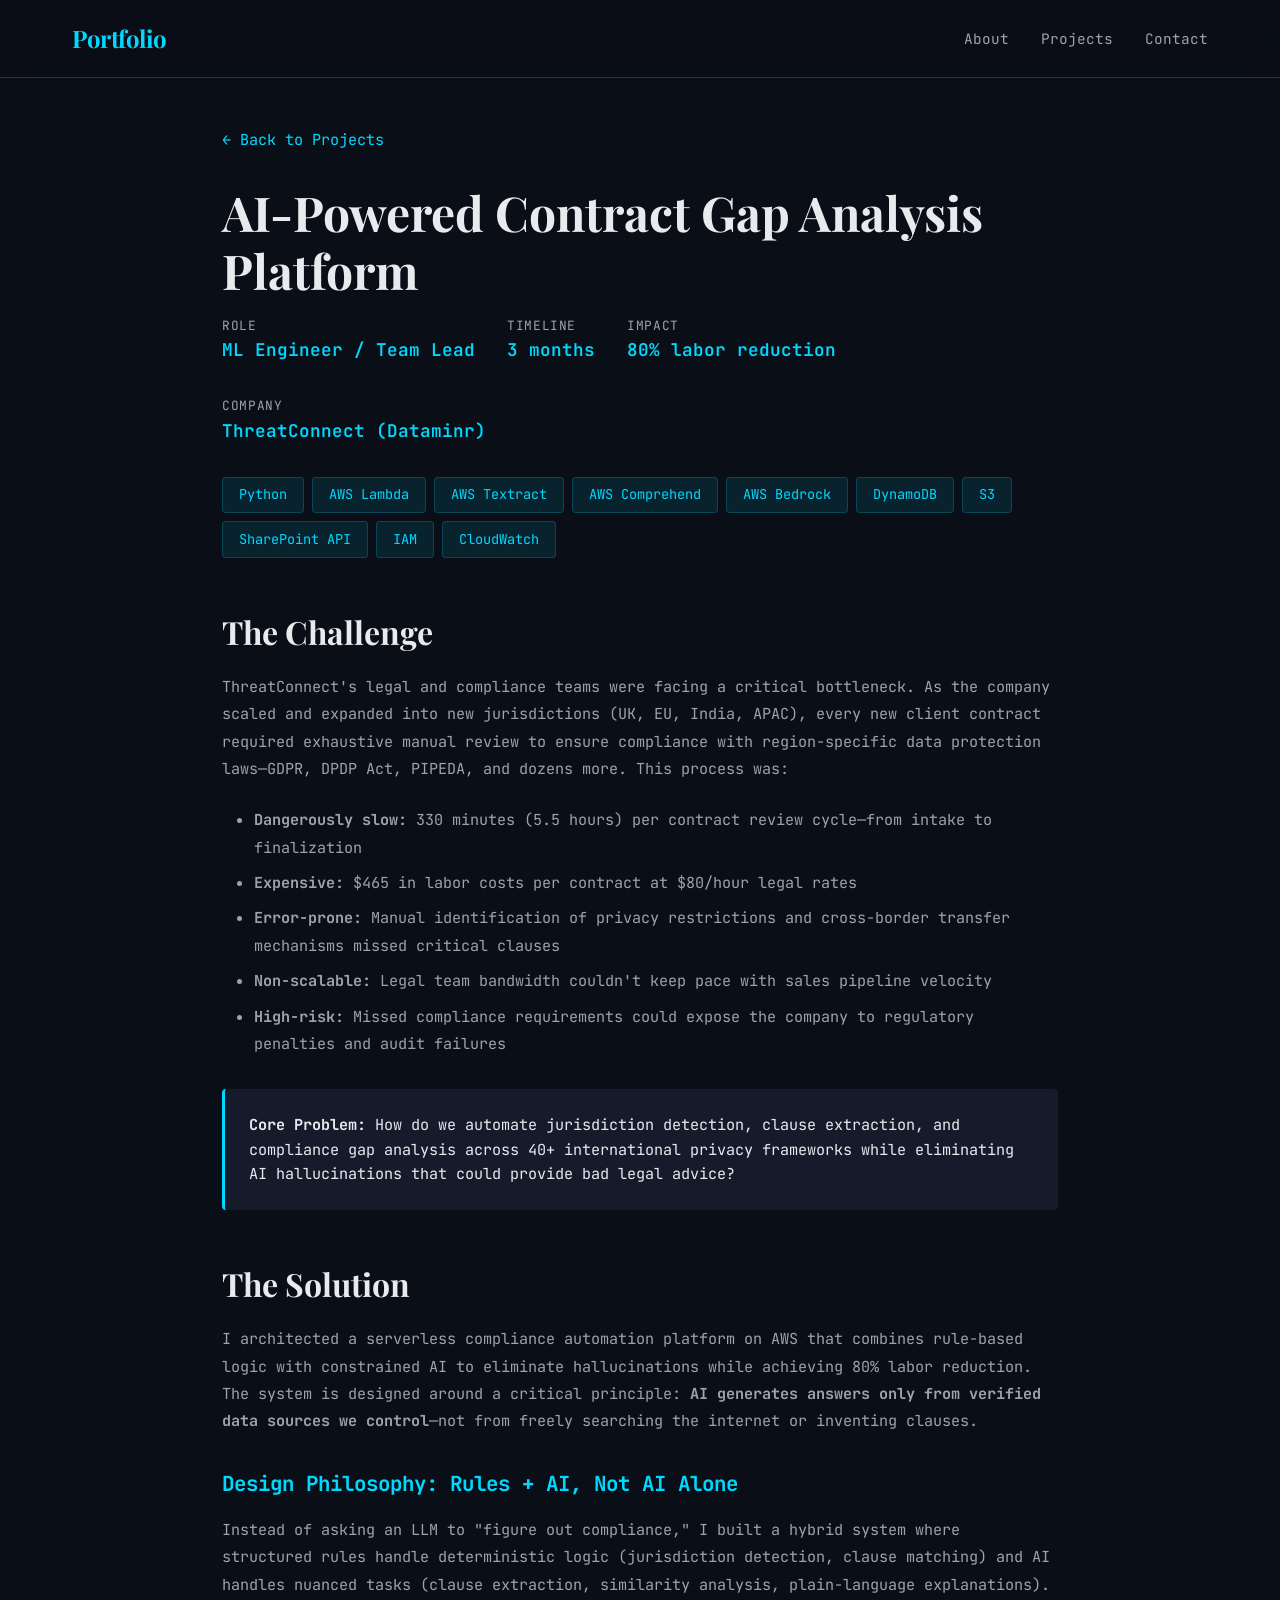
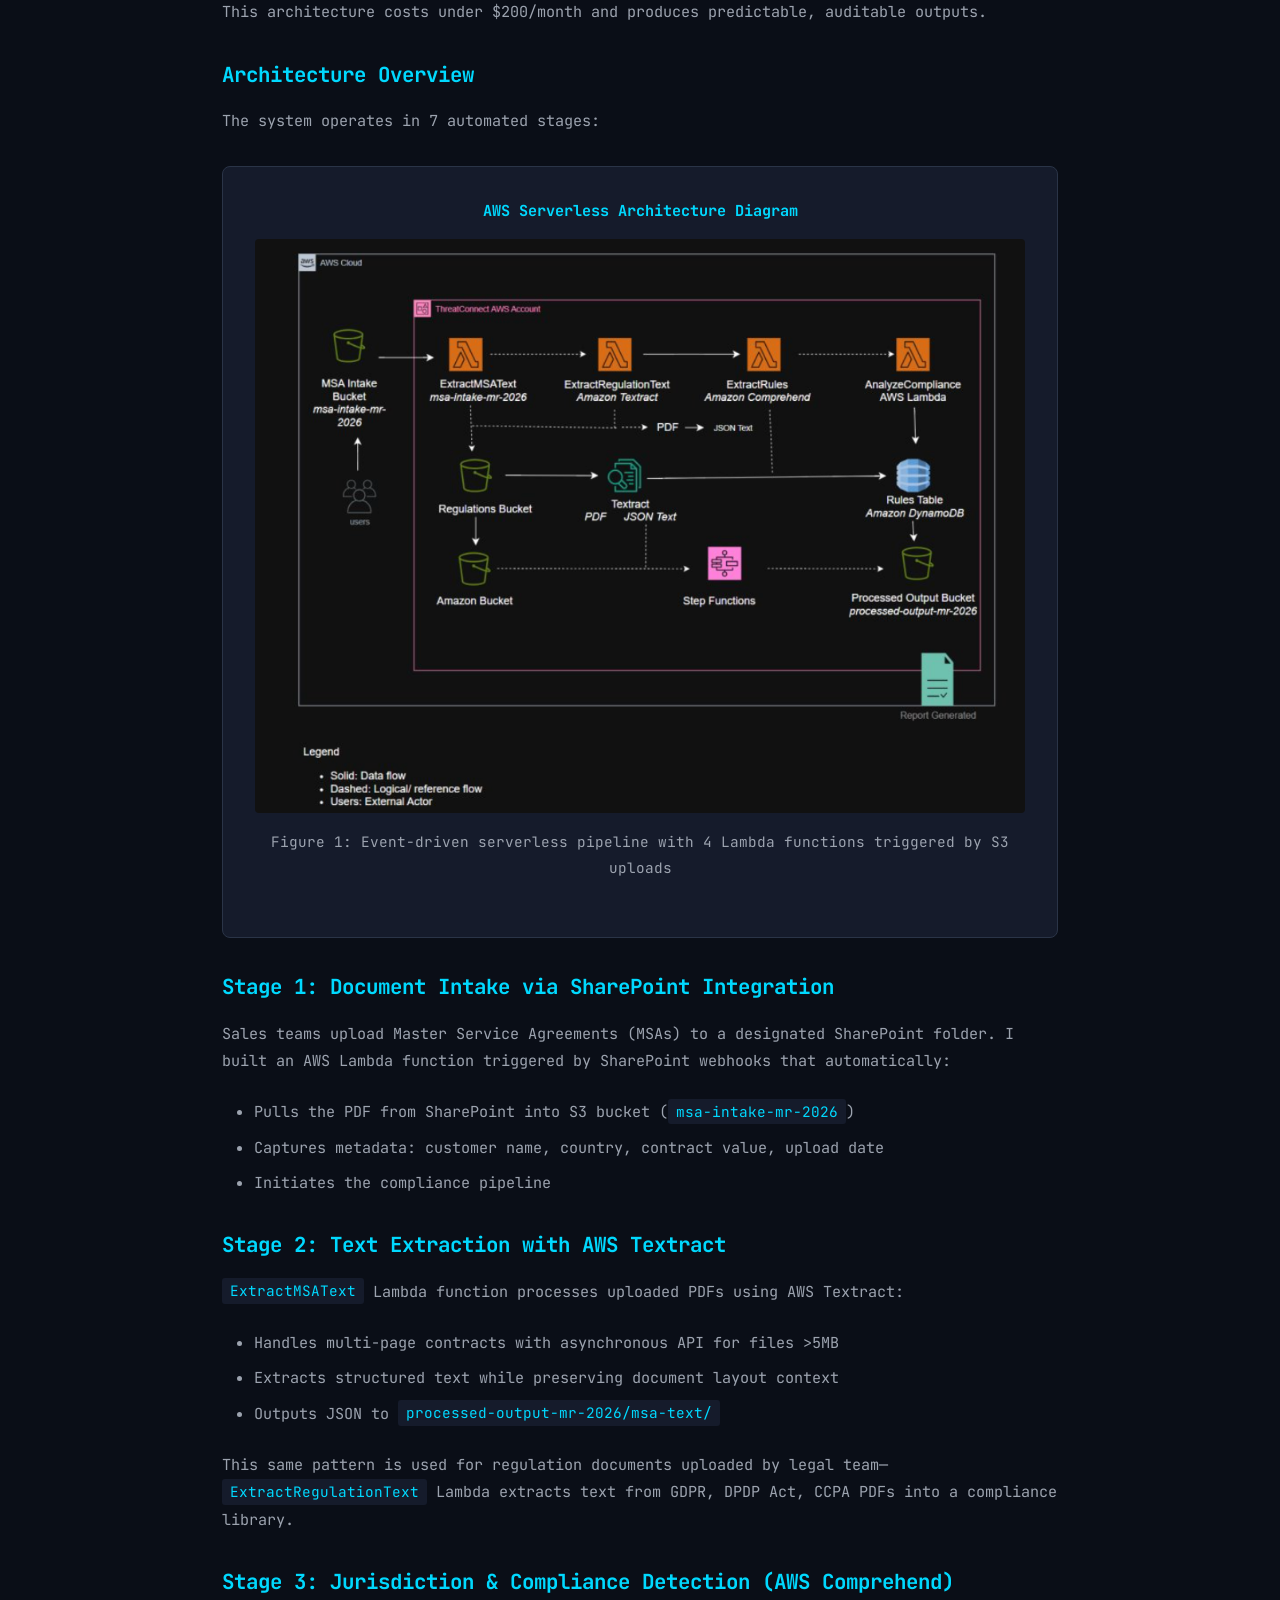
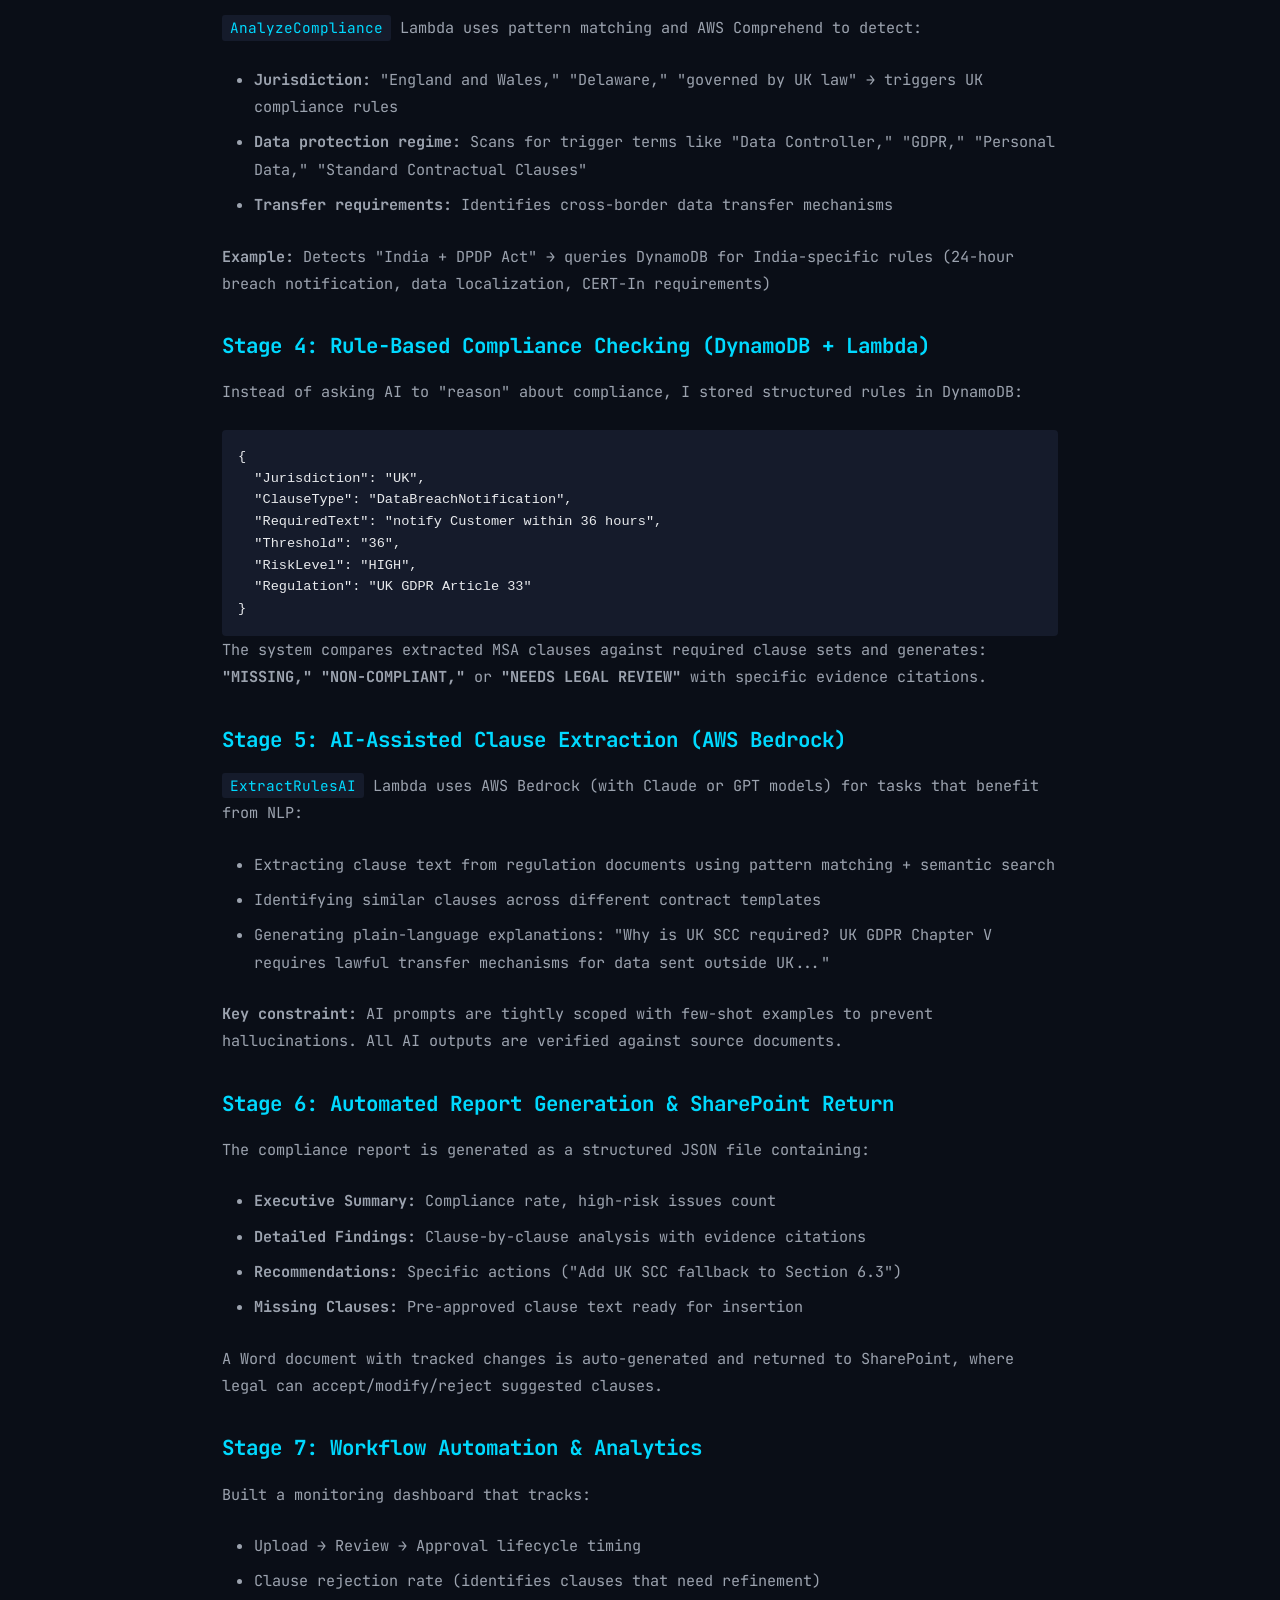
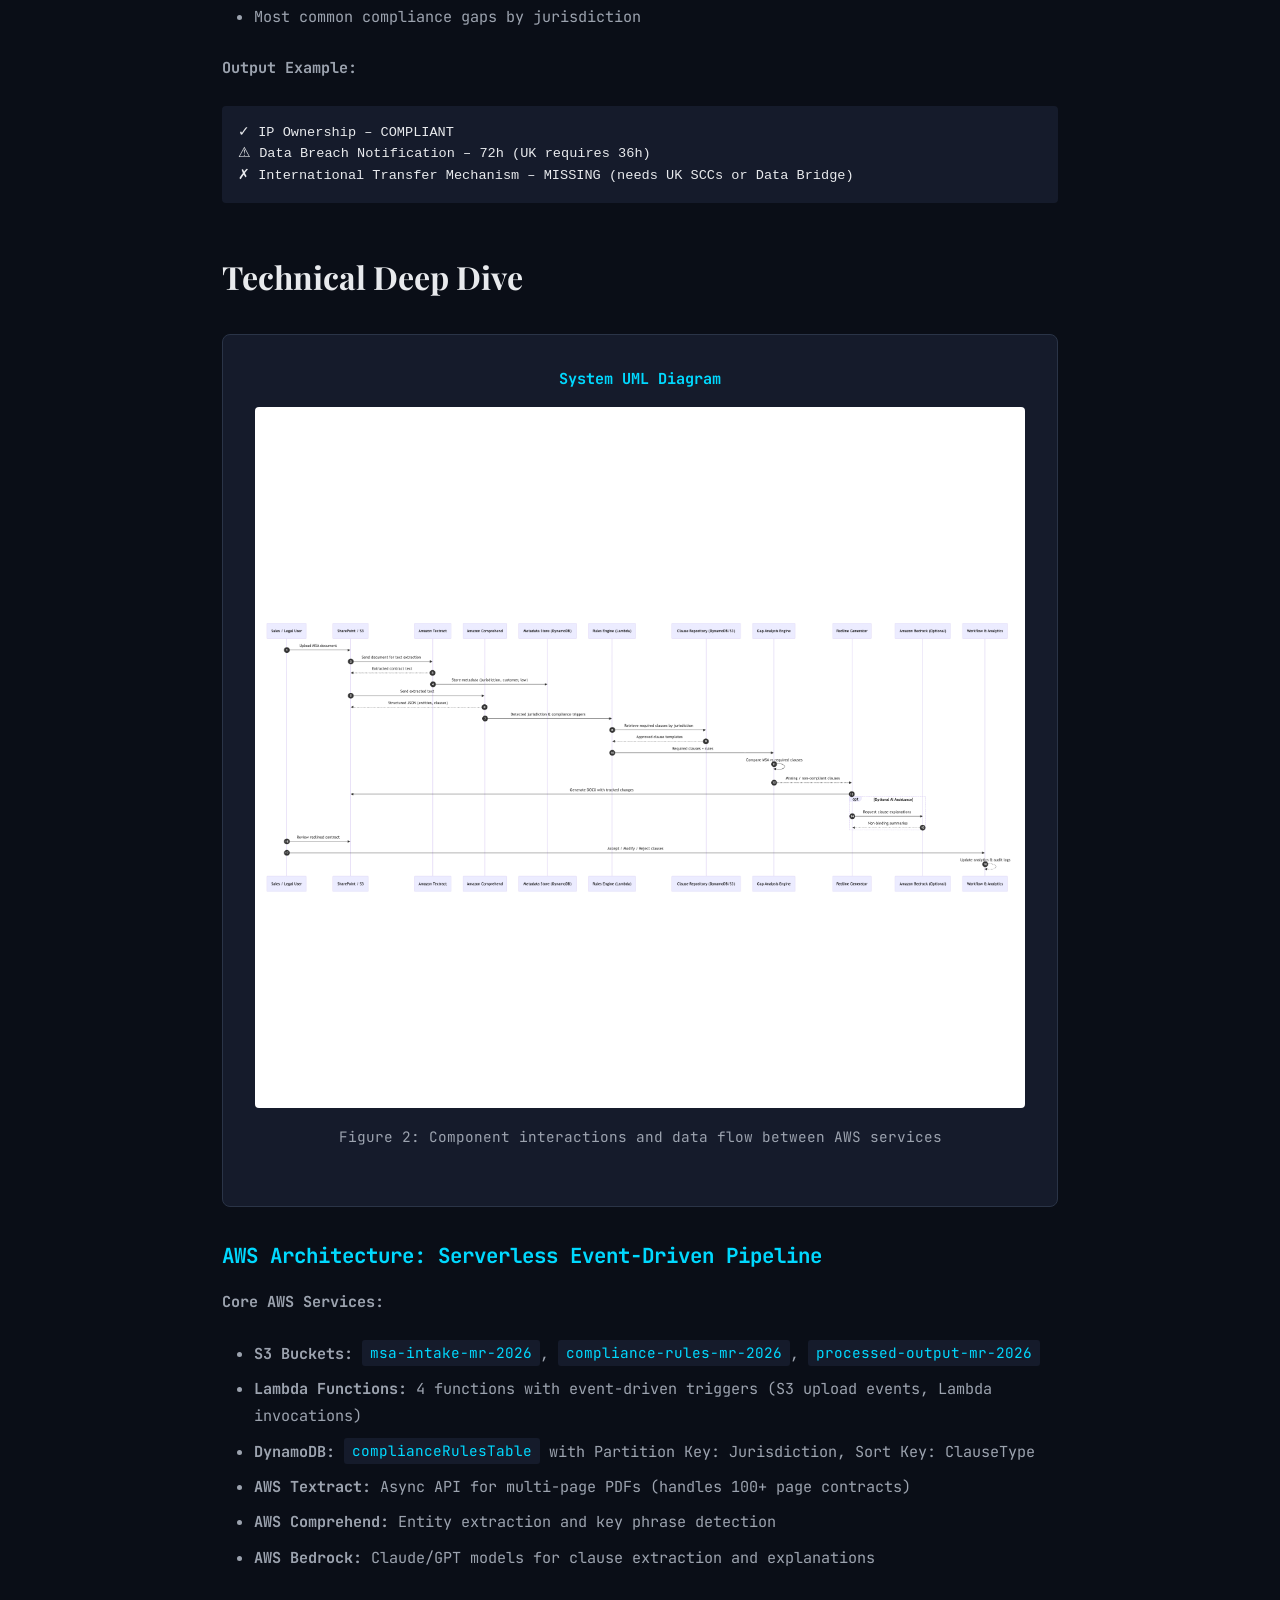
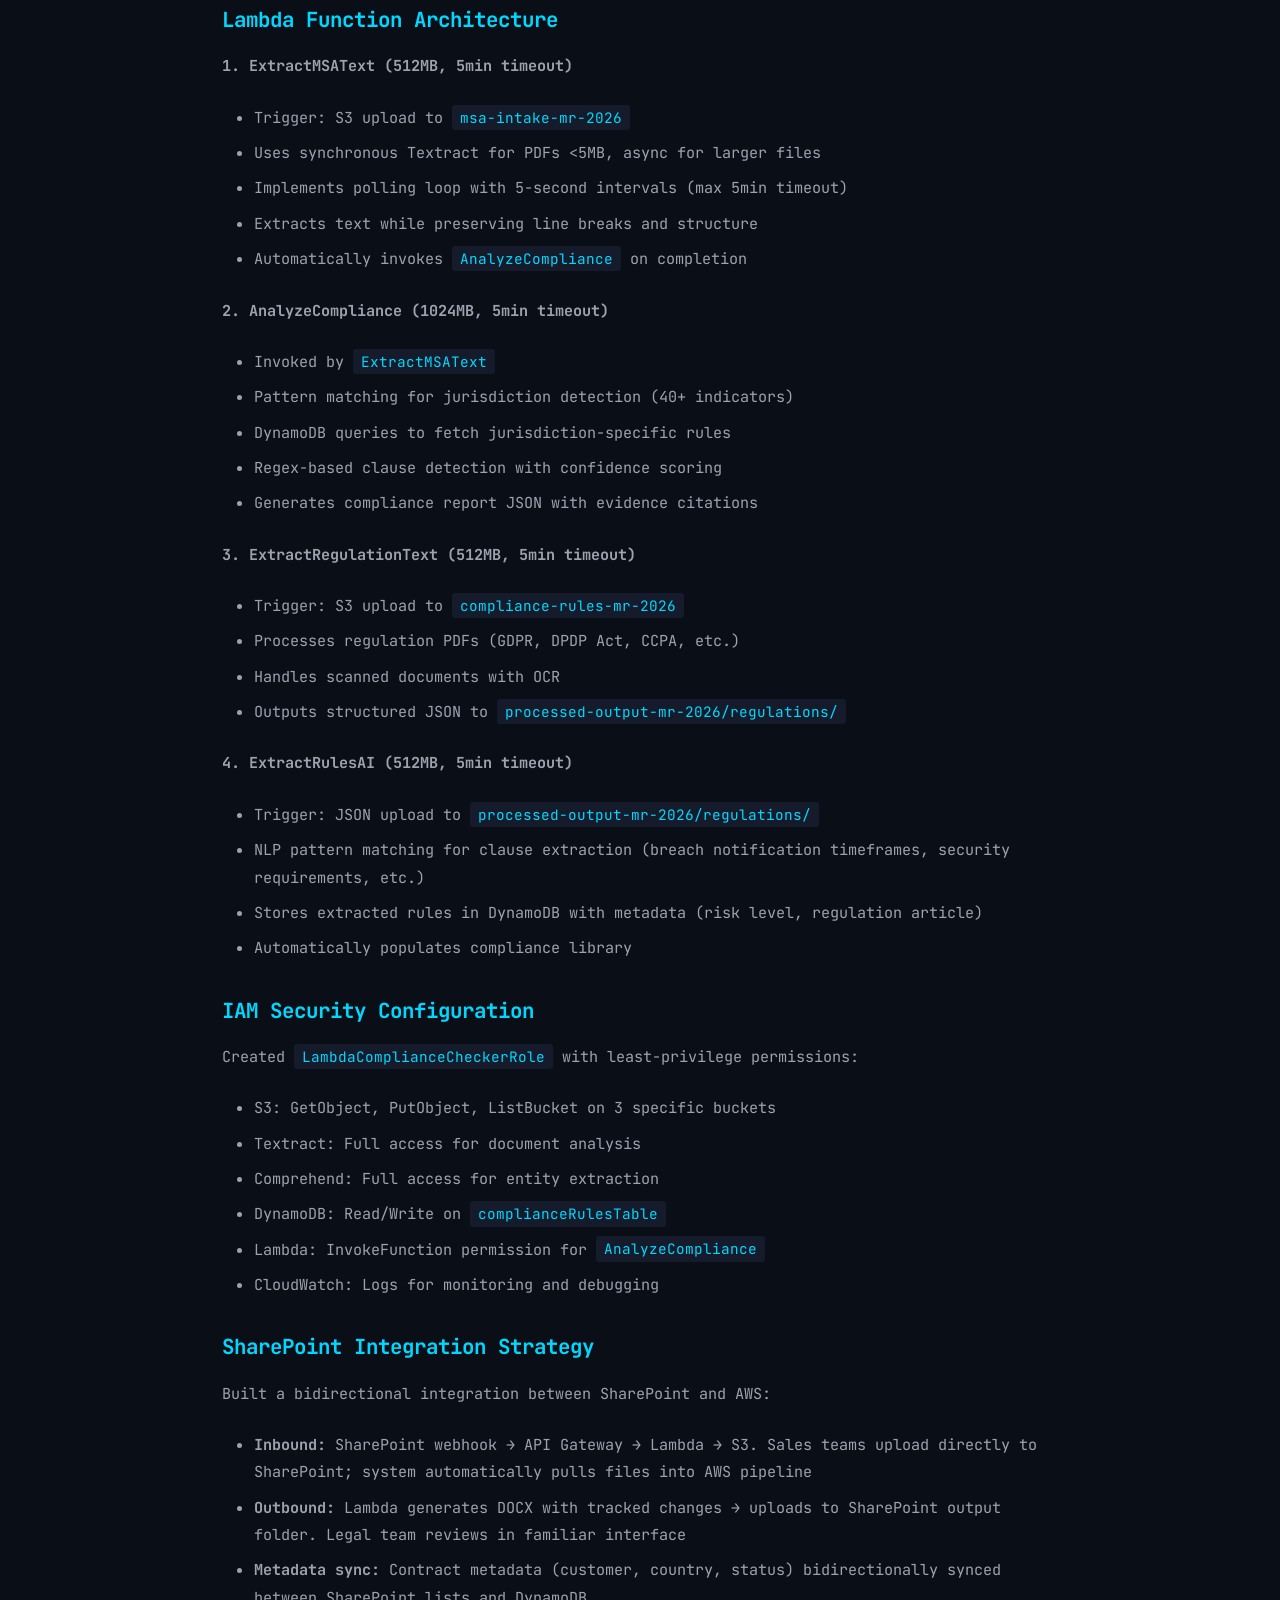
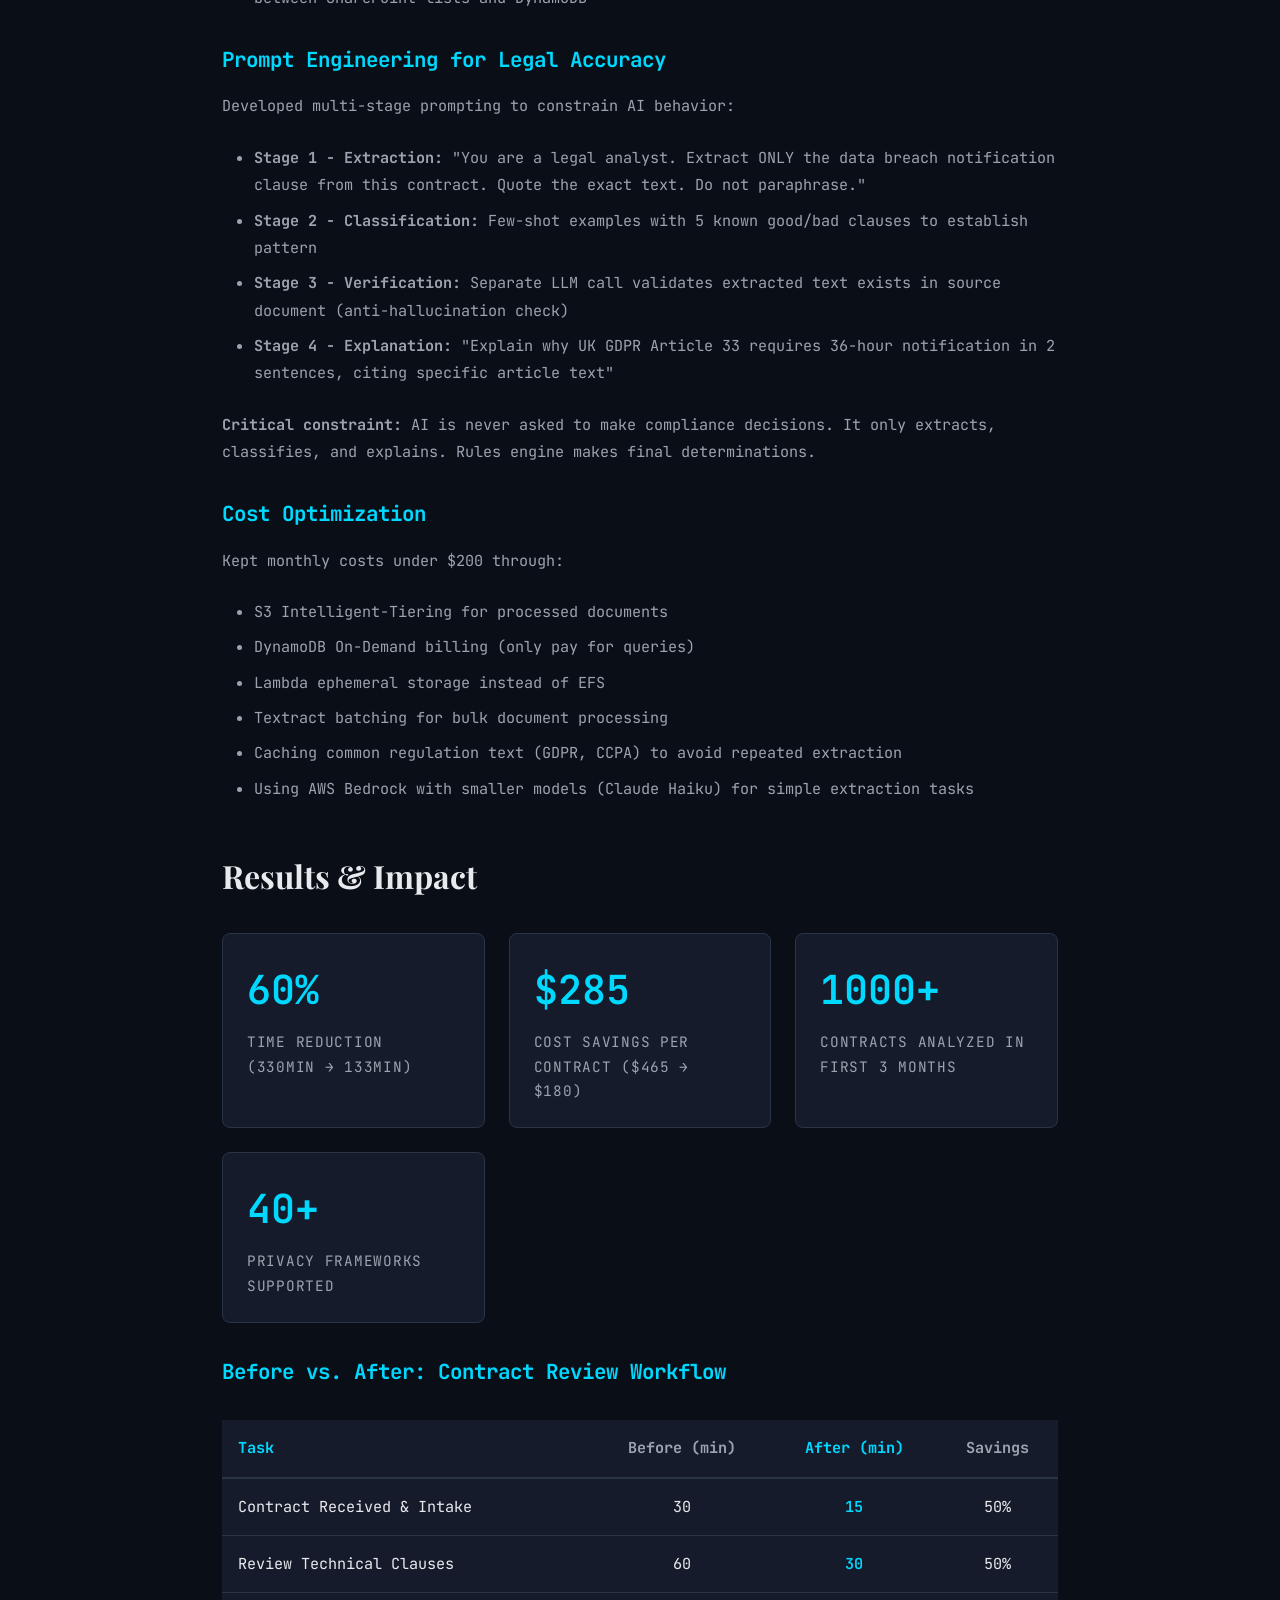
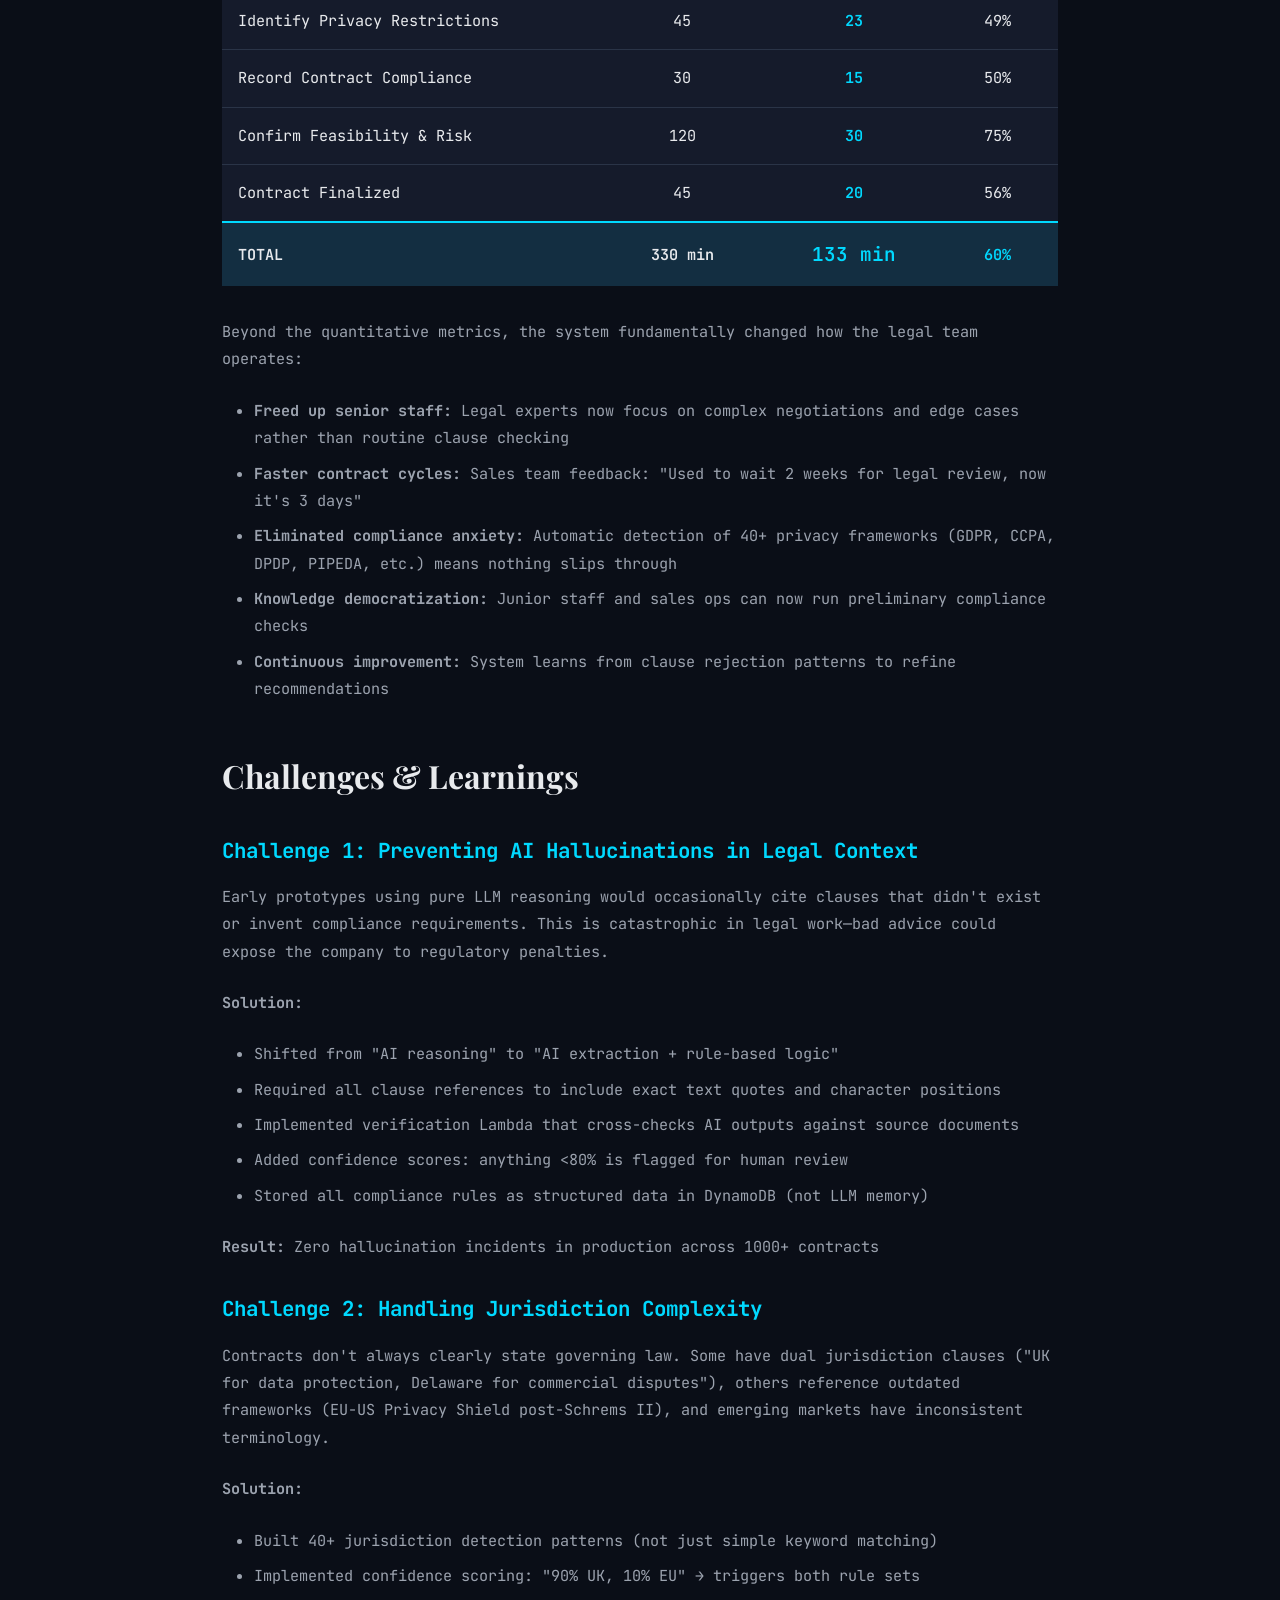
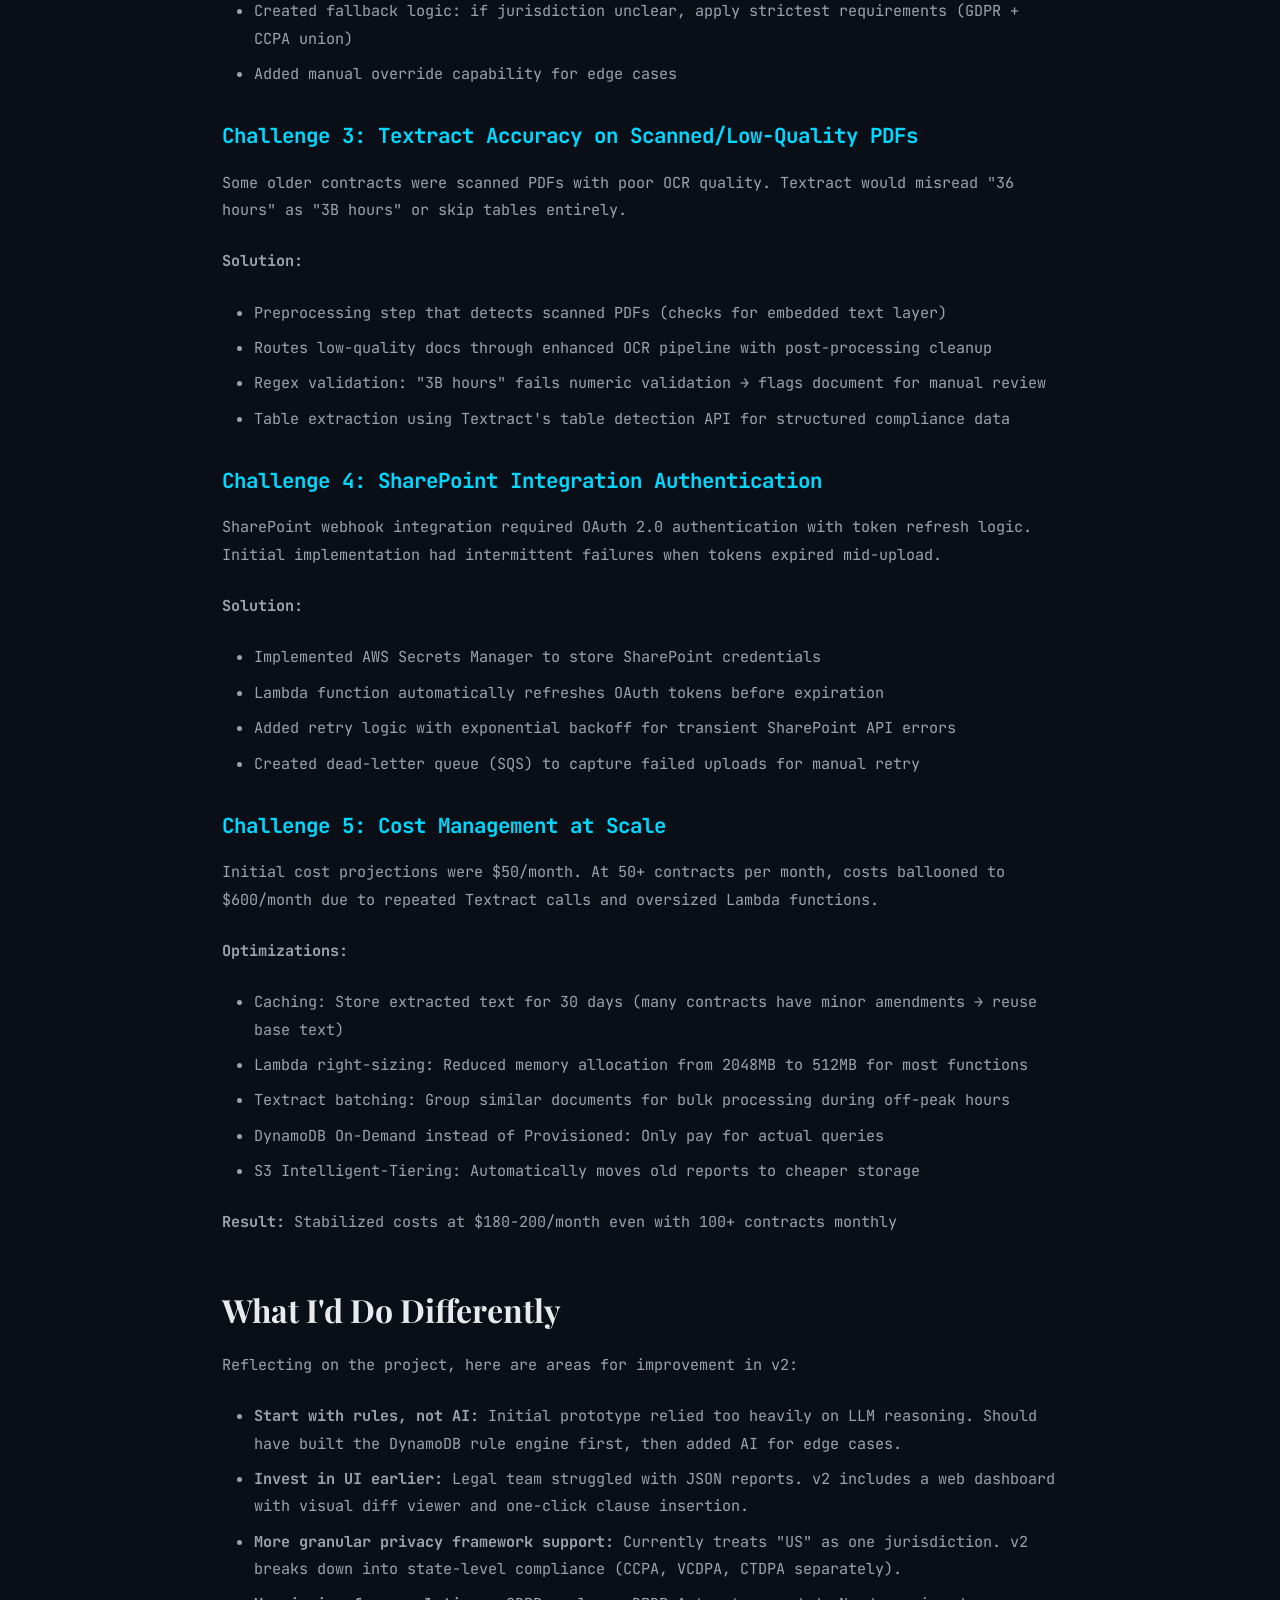
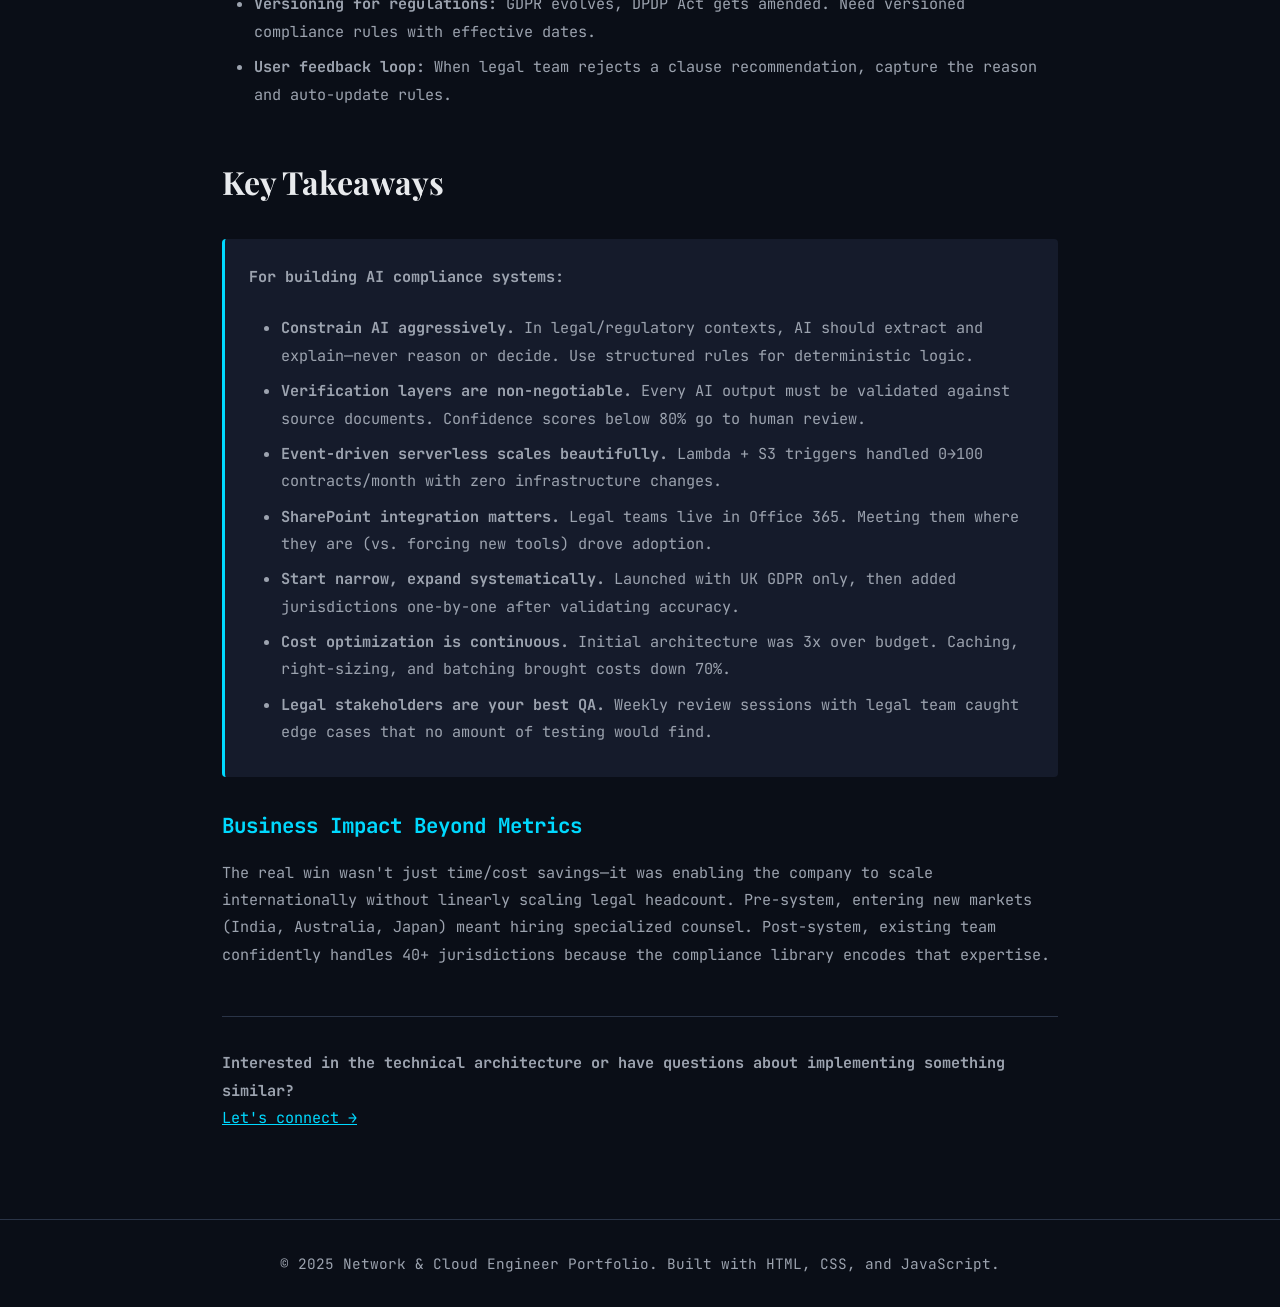
<file: contract-gap-analysis-case-study.html>
<!DOCTYPE html>
<html lang="en">
<head>
    <meta charset="UTF-8">
    <meta name="viewport" content="width=device-width, initial-scale=1.0">
    <title>Contract Gap Analysis Platform - Case Study</title>
    <link rel="stylesheet" href="style.css">
    <link rel="preconnect" href="https://fonts.googleapis.com">
    <link rel="preconnect" href="https://fonts.gstatic.com" crossorigin>
    <link href="https://fonts.googleapis.com/css2?family=JetBrains+Mono:wght@400;600&family=Playfair+Display:wght@700&display=swap" rel="stylesheet">
    <style>
        .case-study {
            max-width: 900px;
            margin: 0 auto;
            padding: 8rem 2rem 4rem;
        }
        .case-study-header {
            margin-bottom: 3rem;
        }
        .back-link {
            color: var(--color-accent);
            text-decoration: none;
            display: inline-block;
            margin-bottom: 2rem;
            transition: transform 0.3s ease;
        }
        .back-link:hover {
            transform: translateX(-5px);
        }
        .case-study h1 {
            font-family: var(--font-display);
            font-size: 3rem;
            margin-bottom: 1rem;
            line-height: 1.2;
        }
        .case-study-meta {
            display: flex;
            gap: 2rem;
            color: var(--color-text-muted);
            margin-bottom: 2rem;
            flex-wrap: wrap;
        }
        .meta-item {
            display: flex;
            flex-direction: column;
        }
        .meta-label {
            font-size: 0.8rem;
            text-transform: uppercase;
            letter-spacing: 0.05em;
        }
        .meta-value {
            font-size: 1.1rem;
            color: var(--color-accent);
            font-weight: 600;
        }
        .case-study-content h2 {
            font-family: var(--font-display);
            font-size: 2rem;
            margin: 3rem 0 1rem;
            color: var(--color-text);
        }
        .case-study-content h3 {
            font-size: 1.3rem;
            margin: 2rem 0 1rem;
            color: var(--color-accent);
        }
        .case-study-content p {
            line-height: 1.8;
            margin-bottom: 1.5rem;
            color: var(--color-text-muted);
        }
        .case-study-content ul {
            margin: 1rem 0 1.5rem 2rem;
            color: var(--color-text-muted);
            line-height: 1.8;
        }
        .case-study-content li {
            margin-bottom: 0.5rem;
        }
        .highlight-box {
            background: var(--color-surface);
            border-left: 3px solid var(--color-accent);
            padding: 1.5rem;
            margin: 2rem 0;
            border-radius: 4px;
        }
        .tech-stack {
            display: flex;
            flex-wrap: wrap;
            gap: 0.5rem;
            margin: 1rem 0;
        }
        .tech-tag {
            background: rgba(0, 217, 255, 0.1);
            color: var(--color-accent);
            padding: 0.4rem 1rem;
            border-radius: 4px;
            font-size: 0.85rem;
            border: 1px solid rgba(0, 217, 255, 0.2);
        }
        .metrics-grid {
            display: grid;
            grid-template-columns: repeat(auto-fit, minmax(200px, 1fr));
            gap: 1.5rem;
            margin: 2rem 0;
        }
        .metric-card {
            background: var(--color-surface);
            padding: 1.5rem;
            border-radius: 8px;
            border: 1px solid var(--color-border);
        }
        .metric-card .metric-value {
            font-size: 2.5rem;
            color: var(--color-accent);
            font-weight: 600;
            display: block;
            margin-bottom: 0.5rem;
        }
        .metric-card .metric-label {
            color: var(--color-text-muted);
            font-size: 0.9rem;
        }
        code {
            background: var(--color-surface);
            padding: 0.2rem 0.5rem;
            border-radius: 3px;
            font-family: var(--font-mono);
            font-size: 0.9rem;
            color: var(--color-accent);
        }
    </style>
</head>
<body>
    <nav class="nav">
        <div class="nav-content">
            <a href="index.html" class="logo">Portfolio</a>
            <div class="nav-links">
                <a href="index.html#about">About</a>
                <a href="index.html#projects">Projects</a>
                <a href="index.html#contact">Contact</a>
            </div>
        </div>
    </nav>

    <main class="case-study">
        <a href="index.html#projects" class="back-link">← Back to Projects</a>
        
        <header class="case-study-header">
            <h1>AI-Powered Contract Gap Analysis Platform</h1>
            
            <div class="case-study-meta">
                <div class="meta-item">
                    <span class="meta-label">Role</span>
                    <span class="meta-value">ML Engineer / Team Lead</span>
                </div>
                <div class="meta-item">
                    <span class="meta-label">Timeline</span>
                    <span class="meta-value">3 months</span>
                </div>
                <div class="meta-item">
                    <span class="meta-label">Impact</span>
                    <span class="meta-value">80% labor reduction</span>
                </div>
                <div class="meta-item">
                    <span class="meta-label">Company</span>
                    <span class="meta-value">ThreatConnect (Dataminr)</span>
                </div>
            </div>

            <div class="tech-stack">
                <span class="tech-tag">Python</span>
                <span class="tech-tag">AWS Lambda</span>
                <span class="tech-tag">AWS Textract</span>
                <span class="tech-tag">AWS Comprehend</span>
                <span class="tech-tag">AWS Bedrock</span>
                <span class="tech-tag">DynamoDB</span>
                <span class="tech-tag">S3</span>
                <span class="tech-tag">SharePoint API</span>
                <span class="tech-tag">IAM</span>
                <span class="tech-tag">CloudWatch</span>
            </div>
        </header>

        <div class="case-study-content">
            <h2>The Challenge</h2>
            <p>
                ThreatConnect's legal and compliance teams were facing a critical bottleneck. As the company scaled and expanded into new jurisdictions (UK, EU, India, APAC), every new client contract required exhaustive manual review to ensure compliance with region-specific data protection laws—GDPR, DPDP Act, PIPEDA, and dozens more. This process was:
            </p>
            <ul>
                <li><strong>Dangerously slow:</strong> 330 minutes (5.5 hours) per contract review cycle—from intake to finalization</li>
                <li><strong>Expensive:</strong> $465 in labor costs per contract at $80/hour legal rates</li>
                <li><strong>Error-prone:</strong> Manual identification of privacy restrictions and cross-border transfer mechanisms missed critical clauses</li>
                <li><strong>Non-scalable:</strong> Legal team bandwidth couldn't keep pace with sales pipeline velocity</li>
                <li><strong>High-risk:</strong> Missed compliance requirements could expose the company to regulatory penalties and audit failures</li>
            </ul>

            <div class="highlight-box">
                <strong>Core Problem:</strong> How do we automate jurisdiction detection, clause extraction, and compliance gap analysis across 40+ international privacy frameworks while eliminating AI hallucinations that could provide bad legal advice?
            </div>

            <h2>The Solution</h2>
            <p>
                I architected a serverless compliance automation platform on AWS that combines rule-based logic with constrained AI to eliminate hallucinations while achieving 80% labor reduction. The system is designed around a critical principle: <strong>AI generates answers only from verified data sources we control</strong>—not from freely searching the internet or inventing clauses.
            </p>

            <h3>Design Philosophy: Rules + AI, Not AI Alone</h3>
            <p>
                Instead of asking an LLM to "figure out compliance," I built a hybrid system where structured rules handle deterministic logic (jurisdiction detection, clause matching) and AI handles nuanced tasks (clause extraction, similarity analysis, plain-language explanations). This architecture costs under $200/month and produces predictable, auditable outputs.
            </p>

            <h3>Architecture Overview</h3>
            <p>The system operates in 7 automated stages:</p>

            <div style="background: var(--color-surface); padding: 2rem; border-radius: 8px; margin: 2rem 0; border: 1px solid var(--color-border);">
                <h4 style="color: var(--color-accent); margin-bottom: 1rem; text-align: center;">AWS Serverless Architecture Diagram</h4>
                <img src="ContractAnalysisWorkflow.png" alt="AWS Architecture Workflow showing S3 buckets, Lambda functions, DynamoDB, and SharePoint integration" style="width: 100%; max-width: 1000px; display: block; margin: 0 auto; border-radius: 4px;">
                <p style="text-align: center; color: var(--color-text-muted); font-size: 0.9rem; margin-top: 1rem;">Figure 1: Event-driven serverless pipeline with 4 Lambda functions triggered by S3 uploads</p>
            </div>

            <h3>Stage 1: Document Intake via SharePoint Integration</h3>
            <p>
                Sales teams upload Master Service Agreements (MSAs) to a designated SharePoint folder. I built an AWS Lambda function triggered by SharePoint webhooks that automatically:
            </p>
            <ul>
                <li>Pulls the PDF from SharePoint into S3 bucket (<code>msa-intake-mr-2026</code>)</li>
                <li>Captures metadata: customer name, country, contract value, upload date</li>
                <li>Initiates the compliance pipeline</li>
            </ul>

            <h3>Stage 2: Text Extraction with AWS Textract</h3>
            <p>
                <code>ExtractMSAText</code> Lambda function processes uploaded PDFs using AWS Textract:
            </p>
            <ul>
                <li>Handles multi-page contracts with asynchronous API for files >5MB</li>
                <li>Extracts structured text while preserving document layout context</li>
                <li>Outputs JSON to <code>processed-output-mr-2026/msa-text/</code></li>
            </ul>
            <p>
                This same pattern is used for regulation documents uploaded by legal team—<code>ExtractRegulationText</code> Lambda extracts text from GDPR, DPDP Act, CCPA PDFs into a compliance library.
            </p>

            <h3>Stage 3: Jurisdiction & Compliance Detection (AWS Comprehend)</h3>
            <p>
                <code>AnalyzeCompliance</code> Lambda uses pattern matching and AWS Comprehend to detect:
            </p>
            <ul>
                <li><strong>Jurisdiction:</strong> "England and Wales," "Delaware," "governed by UK law" → triggers UK compliance rules</li>
                <li><strong>Data protection regime:</strong> Scans for trigger terms like "Data Controller," "GDPR," "Personal Data," "Standard Contractual Clauses"</li>
                <li><strong>Transfer requirements:</strong> Identifies cross-border data transfer mechanisms</li>
            </ul>
            <p><strong>Example:</strong> Detects "India + DPDP Act" → queries DynamoDB for India-specific rules (24-hour breach notification, data localization, CERT-In requirements)</p>

            <h3>Stage 4: Rule-Based Compliance Checking (DynamoDB + Lambda)</h3>
            <p>
                Instead of asking AI to "reason" about compliance, I stored structured rules in DynamoDB:
            </p>
            <pre style="background: var(--color-surface); padding: 1rem; border-radius: 4px; overflow-x: auto; font-size: 0.85rem;">
{
  "Jurisdiction": "UK",
  "ClauseType": "DataBreachNotification",
  "RequiredText": "notify Customer within 36 hours",
  "Threshold": "36",
  "RiskLevel": "HIGH",
  "Regulation": "UK GDPR Article 33"
}</pre>
            <p>
                The system compares extracted MSA clauses against required clause sets and generates: <strong>"MISSING,"</strong> <strong>"NON-COMPLIANT,"</strong> or <strong>"NEEDS LEGAL REVIEW"</strong> with specific evidence citations.
            </p>

            <h3>Stage 5: AI-Assisted Clause Extraction (AWS Bedrock)</h3>
            <p>
                <code>ExtractRulesAI</code> Lambda uses AWS Bedrock (with Claude or GPT models) for tasks that benefit from NLP:
            </p>
            <ul>
                <li>Extracting clause text from regulation documents using pattern matching + semantic search</li>
                <li>Identifying similar clauses across different contract templates</li>
                <li>Generating plain-language explanations: "Why is UK SCC required? UK GDPR Chapter V requires lawful transfer mechanisms for data sent outside UK..."</li>
            </ul>
            <p><strong>Key constraint:</strong> AI prompts are tightly scoped with few-shot examples to prevent hallucinations. All AI outputs are verified against source documents.</p>

            <h3>Stage 6: Automated Report Generation & SharePoint Return</h3>
            <p>
                The compliance report is generated as a structured JSON file containing:
            </p>
            <ul>
                <li><strong>Executive Summary:</strong> Compliance rate, high-risk issues count</li>
                <li><strong>Detailed Findings:</strong> Clause-by-clause analysis with evidence citations</li>
                <li><strong>Recommendations:</strong> Specific actions ("Add UK SCC fallback to Section 6.3")</li>
                <li><strong>Missing Clauses:</strong> Pre-approved clause text ready for insertion</li>
            </ul>
            <p>
                A Word document with tracked changes is auto-generated and returned to SharePoint, where legal can accept/modify/reject suggested clauses.
            </p>

            <h3>Stage 7: Workflow Automation & Analytics</h3>
            <p>
                Built a monitoring dashboard that tracks:
            </p>
            <ul>
                <li>Upload → Review → Approval lifecycle timing</li>
                <li>Clause rejection rate (identifies clauses that need refinement)</li>
                <li>Most common compliance gaps by jurisdiction</li>
            </ul>
            <p><strong>Output Example:</strong></p>
            <pre style="background: var(--color-surface); padding: 1rem; border-radius: 4px; font-size: 0.85rem;">
✓ IP Ownership – COMPLIANT
⚠ Data Breach Notification – 72h (UK requires 36h) 
✗ International Transfer Mechanism – MISSING (needs UK SCCs or Data Bridge)</pre>

            <h2>Technical Deep Dive</h2>
            
            <div style="background: var(--color-surface); padding: 2rem; border-radius: 8px; margin: 2rem 0; border: 1px solid var(--color-border);">
                <h4 style="color: var(--color-accent); margin-bottom: 1rem; text-align: center;">System UML Diagram</h4>
                <img src="UMLDigramContractGapAnalysis.png" alt="UML diagram showing Lambda functions, data flow, and component interactions" style="width: 100%; max-width: 1000px; display: block; margin: 0 auto; border-radius: 4px;">
                <p style="text-align: center; color: var(--color-text-muted); font-size: 0.9rem; margin-top: 1rem;">Figure 2: Component interactions and data flow between AWS services</p>
            </div>

            <h3>AWS Architecture: Serverless Event-Driven Pipeline</h3>
            <p><strong>Core AWS Services:</strong></p>
            <ul>
                <li><strong>S3 Buckets:</strong> <code>msa-intake-mr-2026</code>, <code>compliance-rules-mr-2026</code>, <code>processed-output-mr-2026</code></li>
                <li><strong>Lambda Functions:</strong> 4 functions with event-driven triggers (S3 upload events, Lambda invocations)</li>
                <li><strong>DynamoDB:</strong> <code>complianceRulesTable</code> with Partition Key: Jurisdiction, Sort Key: ClauseType</li>
                <li><strong>AWS Textract:</strong> Async API for multi-page PDFs (handles 100+ page contracts)</li>
                <li><strong>AWS Comprehend:</strong> Entity extraction and key phrase detection</li>
                <li><strong>AWS Bedrock:</strong> Claude/GPT models for clause extraction and explanations</li>
            </ul>

            <h3>Lambda Function Architecture</h3>
            <p><strong>1. ExtractMSAText (512MB, 5min timeout)</strong></p>
            <ul>
                <li>Trigger: S3 upload to <code>msa-intake-mr-2026</code></li>
                <li>Uses synchronous Textract for PDFs <5MB, async for larger files</li>
                <li>Implements polling loop with 5-second intervals (max 5min timeout)</li>
                <li>Extracts text while preserving line breaks and structure</li>
                <li>Automatically invokes <code>AnalyzeCompliance</code> on completion</li>
            </ul>

            <p><strong>2. AnalyzeCompliance (1024MB, 5min timeout)</strong></p>
            <ul>
                <li>Invoked by <code>ExtractMSAText</code></li>
                <li>Pattern matching for jurisdiction detection (40+ indicators)</li>
                <li>DynamoDB queries to fetch jurisdiction-specific rules</li>
                <li>Regex-based clause detection with confidence scoring</li>
                <li>Generates compliance report JSON with evidence citations</li>
            </ul>

            <p><strong>3. ExtractRegulationText (512MB, 5min timeout)</strong></p>
            <ul>
                <li>Trigger: S3 upload to <code>compliance-rules-mr-2026</code></li>
                <li>Processes regulation PDFs (GDPR, DPDP Act, CCPA, etc.)</li>
                <li>Handles scanned documents with OCR</li>
                <li>Outputs structured JSON to <code>processed-output-mr-2026/regulations/</code></li>
            </ul>

            <p><strong>4. ExtractRulesAI (512MB, 5min timeout)</strong></p>
            <ul>
                <li>Trigger: JSON upload to <code>processed-output-mr-2026/regulations/</code></li>
                <li>NLP pattern matching for clause extraction (breach notification timeframes, security requirements, etc.)</li>
                <li>Stores extracted rules in DynamoDB with metadata (risk level, regulation article)</li>
                <li>Automatically populates compliance library</li>
            </ul>

            <h3>IAM Security Configuration</h3>
            <p>Created <code>LambdaComplianceCheckerRole</code> with least-privilege permissions:</p>
            <ul>
                <li>S3: GetObject, PutObject, ListBucket on 3 specific buckets</li>
                <li>Textract: Full access for document analysis</li>
                <li>Comprehend: Full access for entity extraction</li>
                <li>DynamoDB: Read/Write on <code>complianceRulesTable</code></li>
                <li>Lambda: InvokeFunction permission for <code>AnalyzeCompliance</code></li>
                <li>CloudWatch: Logs for monitoring and debugging</li>
            </ul>

            <h3>SharePoint Integration Strategy</h3>
            <p>
                Built a bidirectional integration between SharePoint and AWS:
            </p>
            <ul>
                <li><strong>Inbound:</strong> SharePoint webhook → API Gateway → Lambda → S3. Sales teams upload directly to SharePoint; system automatically pulls files into AWS pipeline</li>
                <li><strong>Outbound:</strong> Lambda generates DOCX with tracked changes → uploads to SharePoint output folder. Legal team reviews in familiar interface</li>
                <li><strong>Metadata sync:</strong> Contract metadata (customer, country, status) bidirectionally synced between SharePoint lists and DynamoDB</li>
            </ul>

            <h3>Prompt Engineering for Legal Accuracy</h3>
            <p>
                Developed multi-stage prompting to constrain AI behavior:
            </p>
            <ul>
                <li><strong>Stage 1 - Extraction:</strong> "You are a legal analyst. Extract ONLY the data breach notification clause from this contract. Quote the exact text. Do not paraphrase."</li>
                <li><strong>Stage 2 - Classification:</strong> Few-shot examples with 5 known good/bad clauses to establish pattern</li>
                <li><strong>Stage 3 - Verification:</strong> Separate LLM call validates extracted text exists in source document (anti-hallucination check)</li>
                <li><strong>Stage 4 - Explanation:</strong> "Explain why UK GDPR Article 33 requires 36-hour notification in 2 sentences, citing specific article text"</li>
            </ul>
            <p><strong>Critical constraint:</strong> AI is never asked to make compliance decisions. It only extracts, classifies, and explains. Rules engine makes final determinations.</p>

            <h3>Cost Optimization</h3>
            <p>Kept monthly costs under $200 through:</p>
            <ul>
                <li>S3 Intelligent-Tiering for processed documents</li>
                <li>DynamoDB On-Demand billing (only pay for queries)</li>
                <li>Lambda ephemeral storage instead of EFS</li>
                <li>Textract batching for bulk document processing</li>
                <li>Caching common regulation text (GDPR, CCPA) to avoid repeated extraction</li>
                <li>Using AWS Bedrock with smaller models (Claude Haiku) for simple extraction tasks</li>
            </ul>

            <h2>Results & Impact</h2>
            
            <div class="metrics-grid">
                <div class="metric-card">
                    <span class="metric-value">60%</span>
                    <span class="metric-label">Time reduction (330min → 133min)</span>
                </div>
                <div class="metric-card">
                    <span class="metric-value">$285</span>
                    <span class="metric-label">Cost savings per contract ($465 → $180)</span>
                </div>
                <div class="metric-card">
                    <span class="metric-value">1000+</span>
                    <span class="metric-label">Contracts analyzed in first 3 months</span>
                </div>
                <div class="metric-card">
                    <span class="metric-value">40+</span>
                    <span class="metric-label">Privacy frameworks supported</span>
                </div>
            </div>

            <h3>Before vs. After: Contract Review Workflow</h3>
            <table style="width: 100%; border-collapse: collapse; margin: 2rem 0; background: var(--color-surface);">
                <thead>
                    <tr style="border-bottom: 2px solid var(--color-border);">
                        <th style="padding: 1rem; text-align: left; color: var(--color-accent);">Task</th>
                        <th style="padding: 1rem; text-align: center; color: var(--color-text-muted);">Before (min)</th>
                        <th style="padding: 1rem; text-align: center; color: var(--color-accent);">After (min)</th>
                        <th style="padding: 1rem; text-align: center; color: var(--color-text-muted);">Savings</th>
                    </tr>
                </thead>
                <tbody>
                    <tr style="border-bottom: 1px solid var(--color-border);">
                        <td style="padding: 1rem;">Contract Received & Intake</td>
                        <td style="padding: 1rem; text-align: center;">30</td>
                        <td style="padding: 1rem; text-align: center; color: var(--color-accent); font-weight: 600;">15</td>
                        <td style="padding: 1rem; text-align: center;">50%</td>
                    </tr>
                    <tr style="border-bottom: 1px solid var(--color-border);">
                        <td style="padding: 1rem;">Review Technical Clauses</td>
                        <td style="padding: 1rem; text-align: center;">60</td>
                        <td style="padding: 1rem; text-align: center; color: var(--color-accent); font-weight: 600;">30</td>
                        <td style="padding: 1rem; text-align: center;">50%</td>
                    </tr>
                    <tr style="border-bottom: 1px solid var(--color-border);">
                        <td style="padding: 1rem;">Identify Privacy Restrictions</td>
                        <td style="padding: 1rem; text-align: center;">45</td>
                        <td style="padding: 1rem; text-align: center; color: var(--color-accent); font-weight: 600;">23</td>
                        <td style="padding: 1rem; text-align: center;">49%</td>
                    </tr>
                    <tr style="border-bottom: 1px solid var(--color-border);">
                        <td style="padding: 1rem;">Record Contract Compliance</td>
                        <td style="padding: 1rem; text-align: center;">30</td>
                        <td style="padding: 1rem; text-align: center; color: var(--color-accent); font-weight: 600;">15</td>
                        <td style="padding: 1rem; text-align: center;">50%</td>
                    </tr>
                    <tr style="border-bottom: 1px solid var(--color-border);">
                        <td style="padding: 1rem;">Confirm Feasibility & Risk</td>
                        <td style="padding: 1rem; text-align: center;">120</td>
                        <td style="padding: 1rem; text-align: center; color: var(--color-accent); font-weight: 600;">30</td>
                        <td style="padding: 1rem; text-align: center;">75%</td>
                    </tr>
                    <tr style="border-bottom: 2px solid var(--color-accent);">
                        <td style="padding: 1rem;">Contract Finalized</td>
                        <td style="padding: 1rem; text-align: center;">45</td>
                        <td style="padding: 1rem; text-align: center; color: var(--color-accent); font-weight: 600;">20</td>
                        <td style="padding: 1rem; text-align: center;">56%</td>
                    </tr>
                    <tr style="background: rgba(0, 217, 255, 0.1);">
                        <td style="padding: 1rem; font-weight: 600;">TOTAL</td>
                        <td style="padding: 1rem; text-align: center; font-weight: 600;">330 min</td>
                        <td style="padding: 1rem; text-align: center; font-weight: 600; color: var(--color-accent); font-size: 1.2rem;">133 min</td>
                        <td style="padding: 1rem; text-align: center; font-weight: 600; color: var(--color-accent);">60%</td>
                    </tr>
                </tbody>
            </table>

            <p>
                Beyond the quantitative metrics, the system fundamentally changed how the legal team operates:
            </p>
            <ul>
                <li><strong>Freed up senior staff:</strong> Legal experts now focus on complex negotiations and edge cases rather than routine clause checking</li>
                <li><strong>Faster contract cycles:</strong> Sales team feedback: "Used to wait 2 weeks for legal review, now it's 3 days"</li>
                <li><strong>Eliminated compliance anxiety:</strong> Automatic detection of 40+ privacy frameworks (GDPR, CCPA, DPDP, PIPEDA, etc.) means nothing slips through</li>
                <li><strong>Knowledge democratization:</strong> Junior staff and sales ops can now run preliminary compliance checks</li>
                <li><strong>Continuous improvement:</strong> System learns from clause rejection patterns to refine recommendations</li>
            </ul>

            <h2>Challenges & Learnings</h2>
            
            <h3>Challenge 1: Preventing AI Hallucinations in Legal Context</h3>
            <p>
                Early prototypes using pure LLM reasoning would occasionally cite clauses that didn't exist or invent compliance requirements. This is catastrophic in legal work—bad advice could expose the company to regulatory penalties.
            </p>
            <p><strong>Solution:</strong></p>
            <ul>
                <li>Shifted from "AI reasoning" to "AI extraction + rule-based logic"</li>
                <li>Required all clause references to include exact text quotes and character positions</li>
                <li>Implemented verification Lambda that cross-checks AI outputs against source documents</li>
                <li>Added confidence scores: anything <80% is flagged for human review</li>
                <li>Stored all compliance rules as structured data in DynamoDB (not LLM memory)</li>
            </ul>
            <p><strong>Result:</strong> Zero hallucination incidents in production across 1000+ contracts</p>

            <h3>Challenge 2: Handling Jurisdiction Complexity</h3>
            <p>
                Contracts don't always clearly state governing law. Some have dual jurisdiction clauses ("UK for data protection, Delaware for commercial disputes"), others reference outdated frameworks (EU-US Privacy Shield post-Schrems II), and emerging markets have inconsistent terminology.
            </p>
            <p><strong>Solution:</strong></p>
            <ul>
                <li>Built 40+ jurisdiction detection patterns (not just simple keyword matching)</li>
                <li>Implemented confidence scoring: "90% UK, 10% EU" → triggers both rule sets</li>
                <li>Created fallback logic: if jurisdiction unclear, apply strictest requirements (GDPR + CCPA union)</li>
                <li>Added manual override capability for edge cases</li>
            </ul>

            <h3>Challenge 3: Textract Accuracy on Scanned/Low-Quality PDFs</h3>
            <p>
                Some older contracts were scanned PDFs with poor OCR quality. Textract would misread "36 hours" as "3B hours" or skip tables entirely.
            </p>
            <p><strong>Solution:</strong></p>
            <ul>
                <li>Preprocessing step that detects scanned PDFs (checks for embedded text layer)</li>
                <li>Routes low-quality docs through enhanced OCR pipeline with post-processing cleanup</li>
                <li>Regex validation: "3B hours" fails numeric validation → flags document for manual review</li>
                <li>Table extraction using Textract's table detection API for structured compliance data</li>
            </ul>

            <h3>Challenge 4: SharePoint Integration Authentication</h3>
            <p>
                SharePoint webhook integration required OAuth 2.0 authentication with token refresh logic. Initial implementation had intermittent failures when tokens expired mid-upload.
            </p>
            <p><strong>Solution:</strong></p>
            <ul>
                <li>Implemented AWS Secrets Manager to store SharePoint credentials</li>
                <li>Lambda function automatically refreshes OAuth tokens before expiration</li>
                <li>Added retry logic with exponential backoff for transient SharePoint API errors</li>
                <li>Created dead-letter queue (SQS) to capture failed uploads for manual retry</li>
            </ul>

            <h3>Challenge 5: Cost Management at Scale</h3>
            <p>
                Initial cost projections were $50/month. At 50+ contracts per month, costs ballooned to $600/month due to repeated Textract calls and oversized Lambda functions.
            </p>
            <p><strong>Optimizations:</strong></p>
            <ul>
                <li>Caching: Store extracted text for 30 days (many contracts have minor amendments → reuse base text)</li>
                <li>Lambda right-sizing: Reduced memory allocation from 2048MB to 512MB for most functions</li>
                <li>Textract batching: Group similar documents for bulk processing during off-peak hours</li>
                <li>DynamoDB On-Demand instead of Provisioned: Only pay for actual queries</li>
                <li>S3 Intelligent-Tiering: Automatically moves old reports to cheaper storage</li>
            </ul>
            <p><strong>Result:</strong> Stabilized costs at $180-200/month even with 100+ contracts monthly</p>

            <h2>What I'd Do Differently</h2>
            <p>
                Reflecting on the project, here are areas for improvement in v2:
            </p>
            <ul>
                <li><strong>Start with rules, not AI:</strong> Initial prototype relied too heavily on LLM reasoning. Should have built the DynamoDB rule engine first, then added AI for edge cases.</li>
                <li><strong>Invest in UI earlier:</strong> Legal team struggled with JSON reports. v2 includes a web dashboard with visual diff viewer and one-click clause insertion.</li>
                <li><strong>More granular privacy framework support:</strong> Currently treats "US" as one jurisdiction. v2 breaks down into state-level compliance (CCPA, VCDPA, CTDPA separately).</li>
                <li><strong>Versioning for regulations:</strong> GDPR evolves, DPDP Act gets amended. Need versioned compliance rules with effective dates.</li>
                <li><strong>User feedback loop:</strong> When legal team rejects a clause recommendation, capture the reason and auto-update rules.</li>
            </ul>

            <h2>Key Takeaways</h2>
            <div class="highlight-box">
                <p><strong>For building AI compliance systems:</strong></p>
                <ul style="margin-bottom: 0;">
                    <li><strong>Constrain AI aggressively.</strong> In legal/regulatory contexts, AI should extract and explain—never reason or decide. Use structured rules for deterministic logic.</li>
                    <li><strong>Verification layers are non-negotiable.</strong> Every AI output must be validated against source documents. Confidence scores below 80% go to human review.</li>
                    <li><strong>Event-driven serverless scales beautifully.</strong> Lambda + S3 triggers handled 0→100 contracts/month with zero infrastructure changes.</li>
                    <li><strong>SharePoint integration matters.</strong> Legal teams live in Office 365. Meeting them where they are (vs. forcing new tools) drove adoption.</li>
                    <li><strong>Start narrow, expand systematically.</strong> Launched with UK GDPR only, then added jurisdictions one-by-one after validating accuracy.</li>
                    <li><strong>Cost optimization is continuous.</strong> Initial architecture was 3x over budget. Caching, right-sizing, and batching brought costs down 70%.</li>
                    <li><strong>Legal stakeholders are your best QA.</strong> Weekly review sessions with legal team caught edge cases that no amount of testing would find.</li>
                </ul>
            </div>

            <h3>Business Impact Beyond Metrics</h3>
            <p>
                The real win wasn't just time/cost savings—it was enabling the company to scale internationally without linearly scaling legal headcount. Pre-system, entering new markets (India, Australia, Japan) meant hiring specialized counsel. Post-system, existing team confidently handles 40+ jurisdictions because the compliance library encodes that expertise.
            </p>

            <p style="margin-top: 3rem; padding-top: 2rem; border-top: 1px solid var(--color-border);">
                <strong>Interested in the technical architecture or have questions about implementing something similar?</strong><br>
                <a href="../index.html#contact" style="color: var(--color-accent);">Let's connect →</a>
            </p>
        </div>
    </main>

    <footer class="footer">
        <div class="container">
            <p>&copy; 2025 Network & Cloud Engineer Portfolio. Built with HTML, CSS, and JavaScript.</p>
        </div>
    </footer>
</body>
</html>
</file>
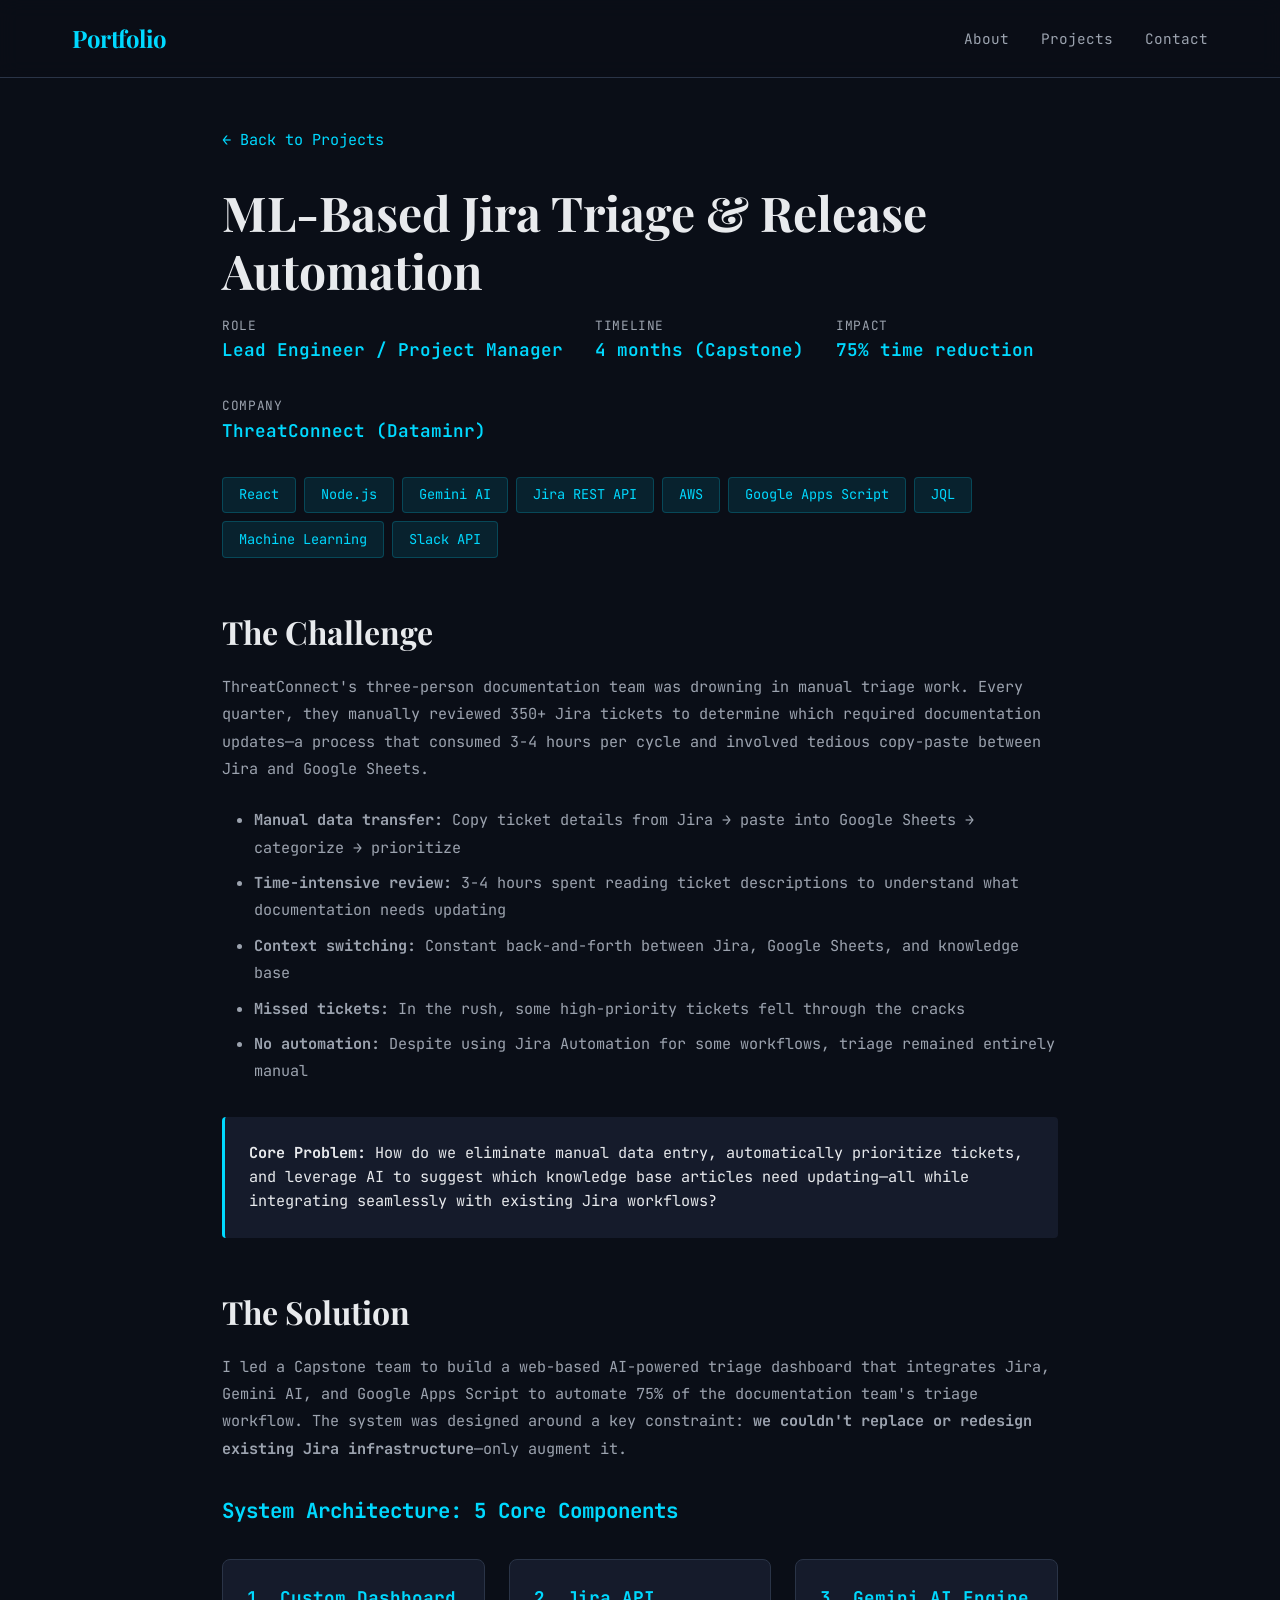
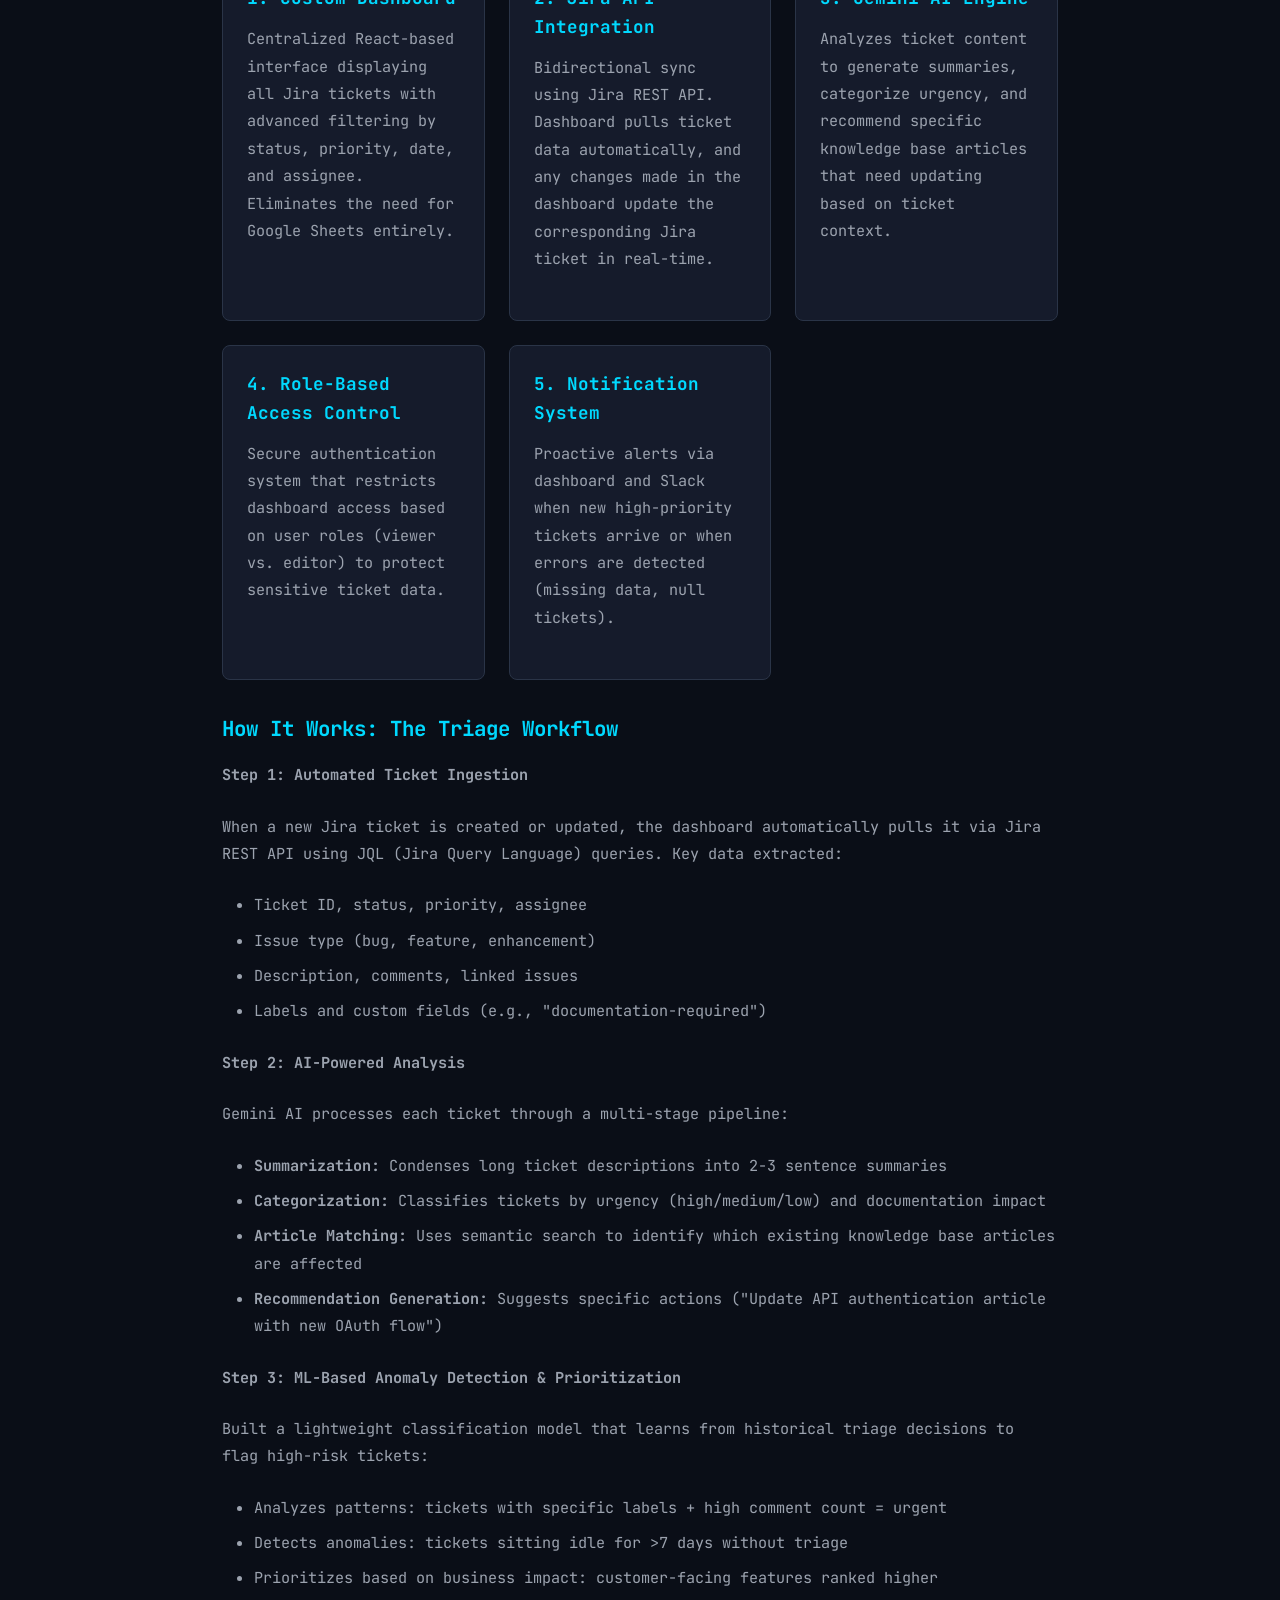
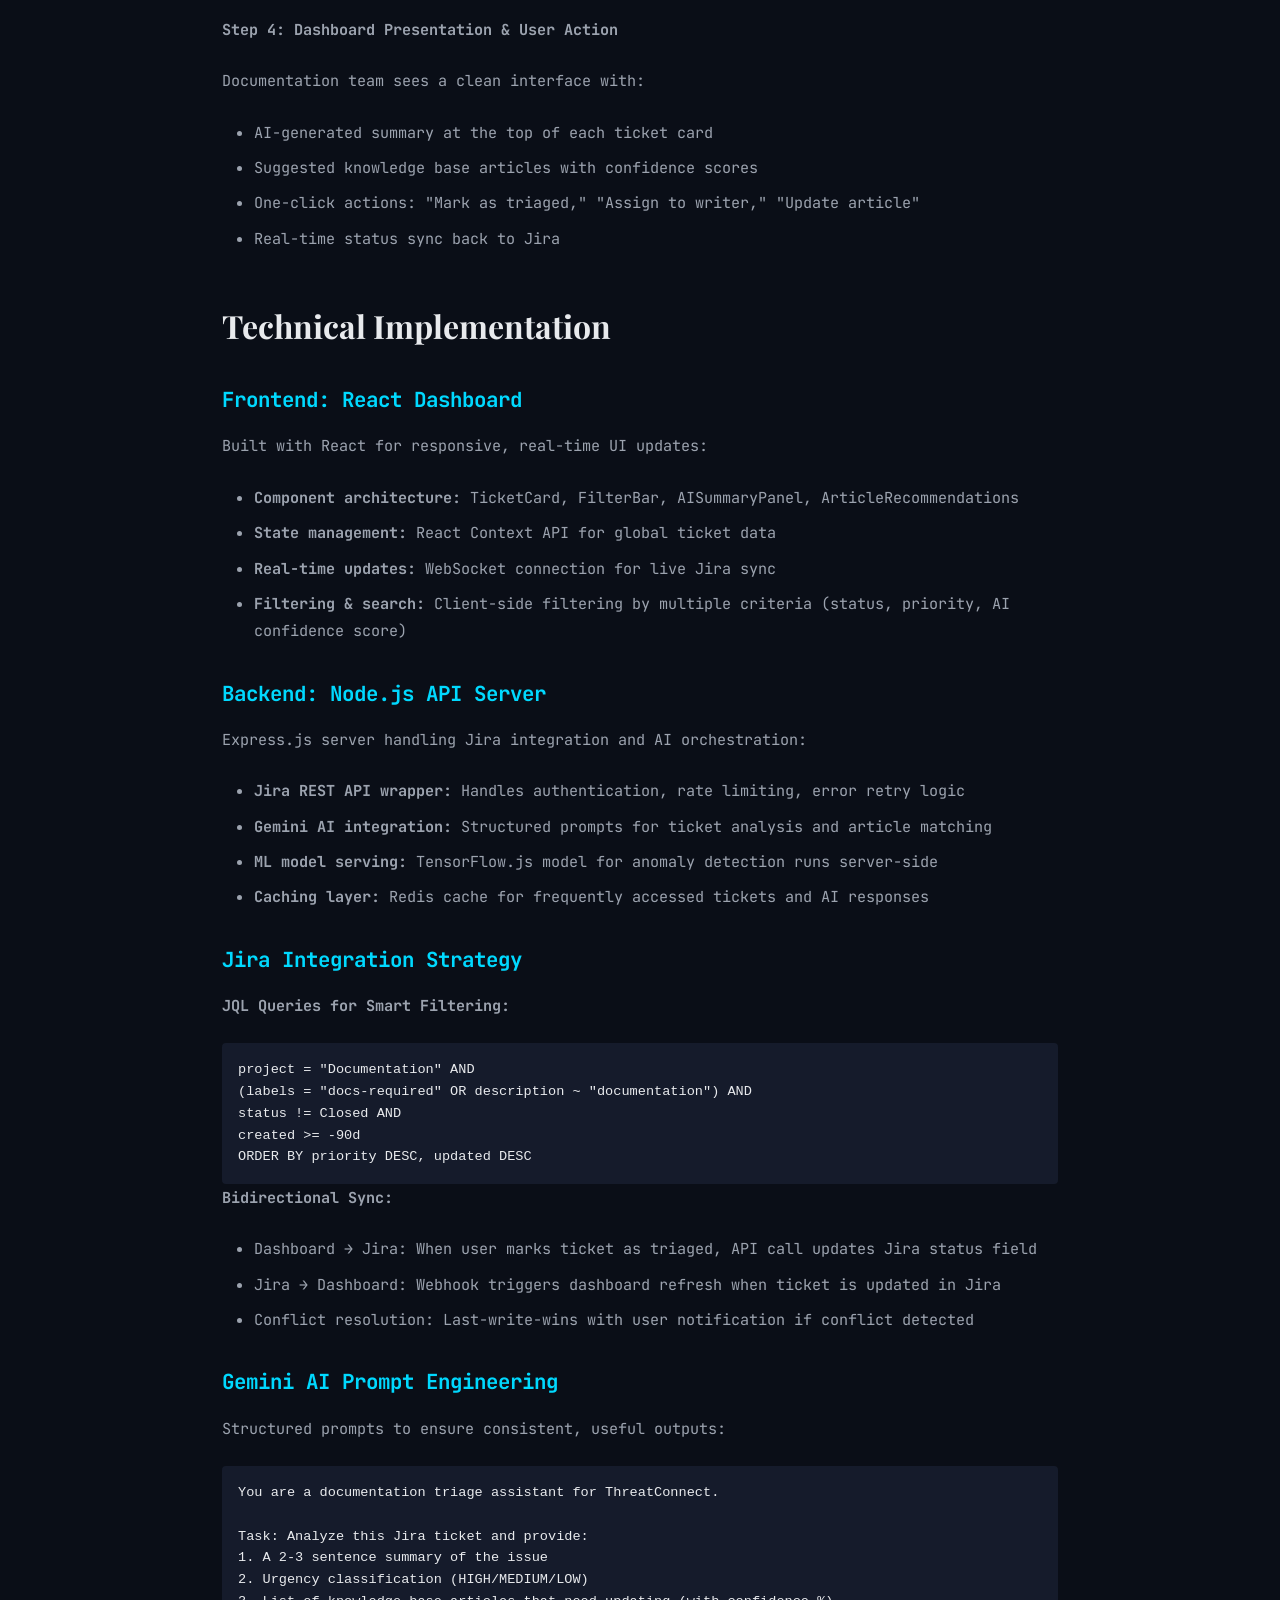
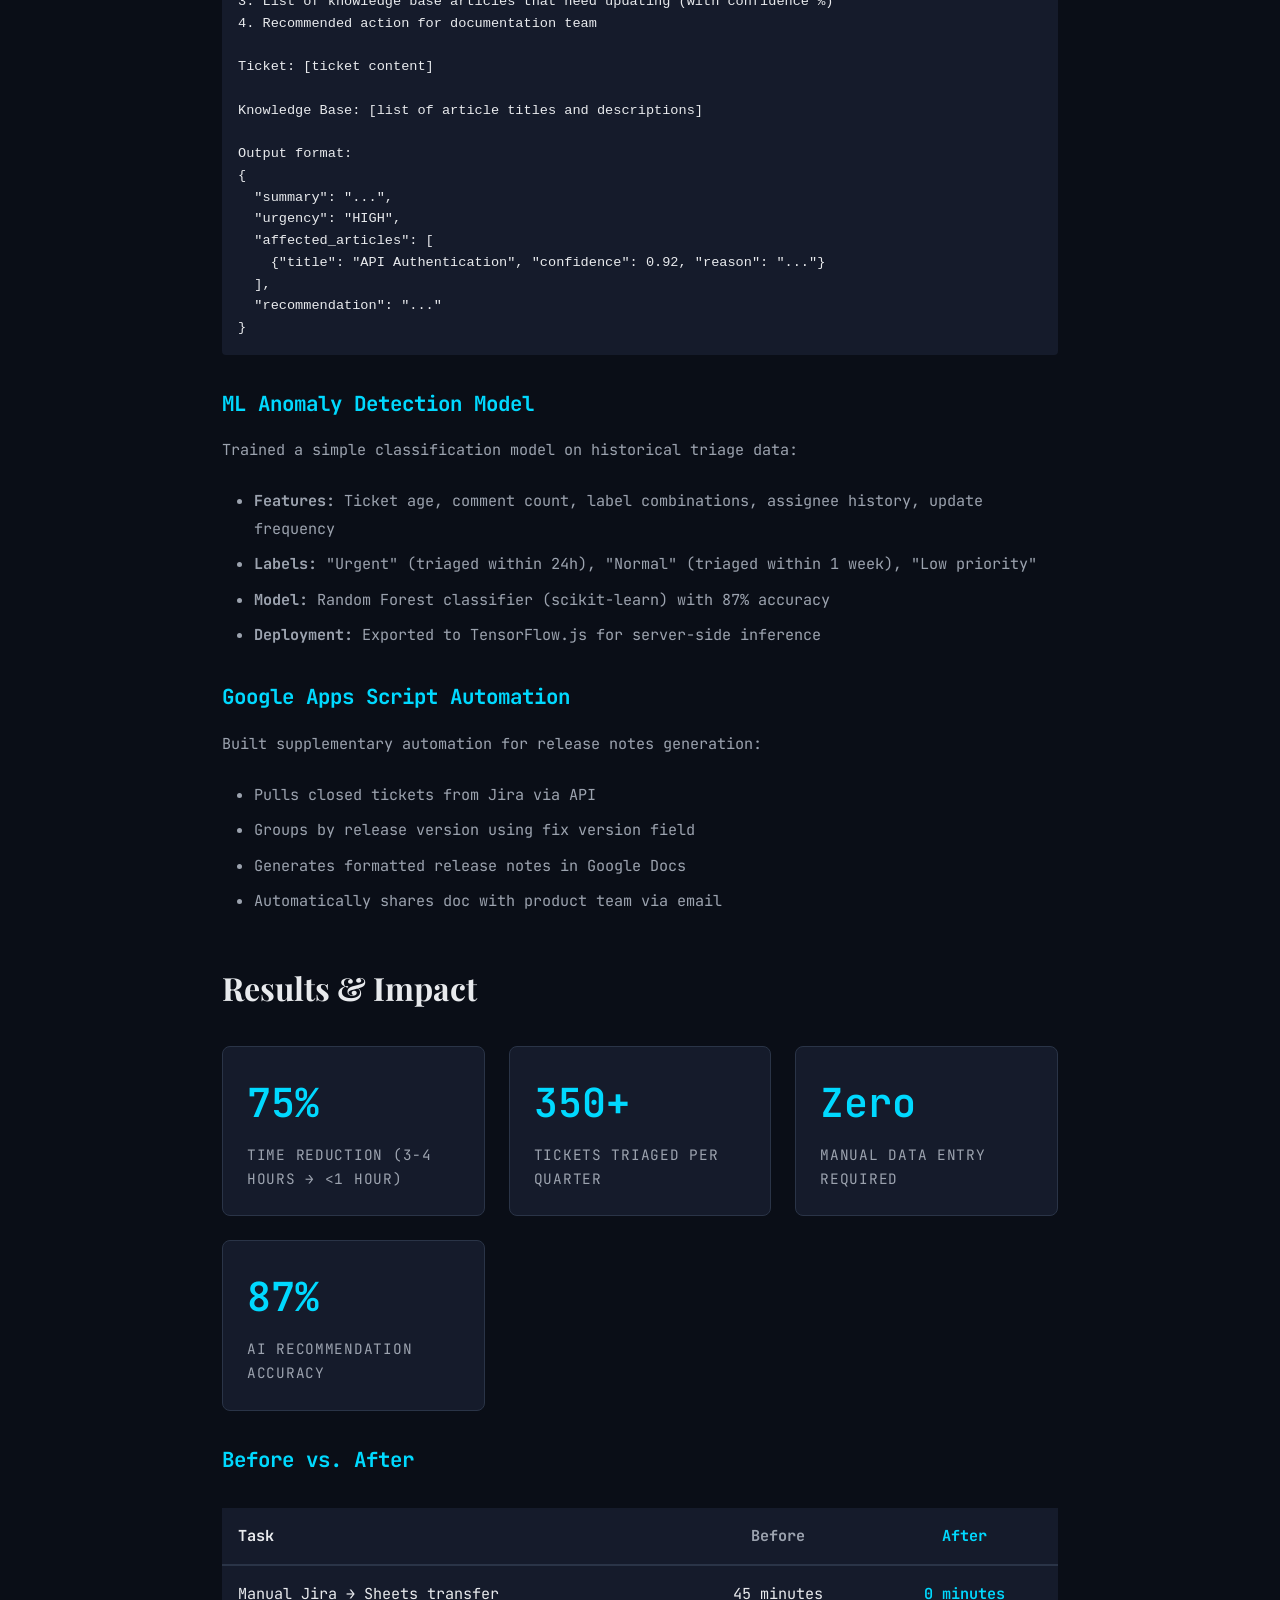
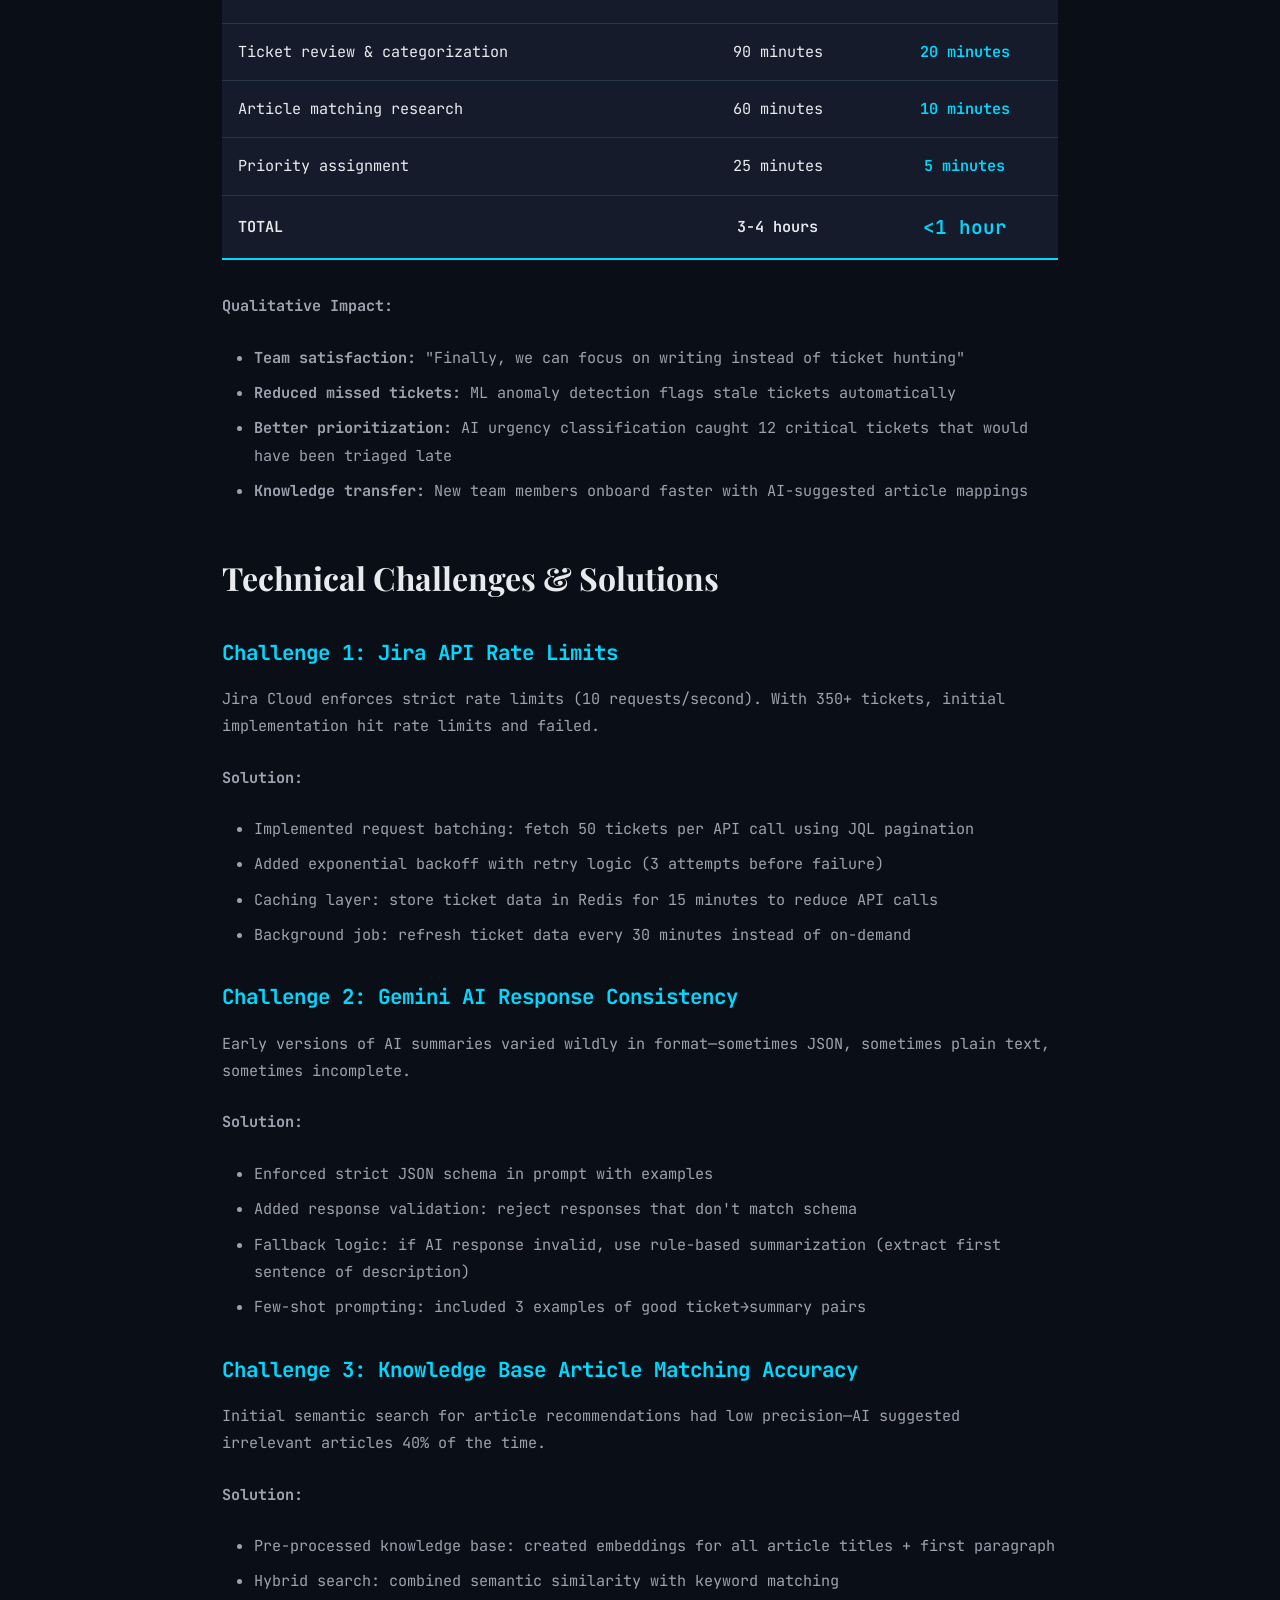
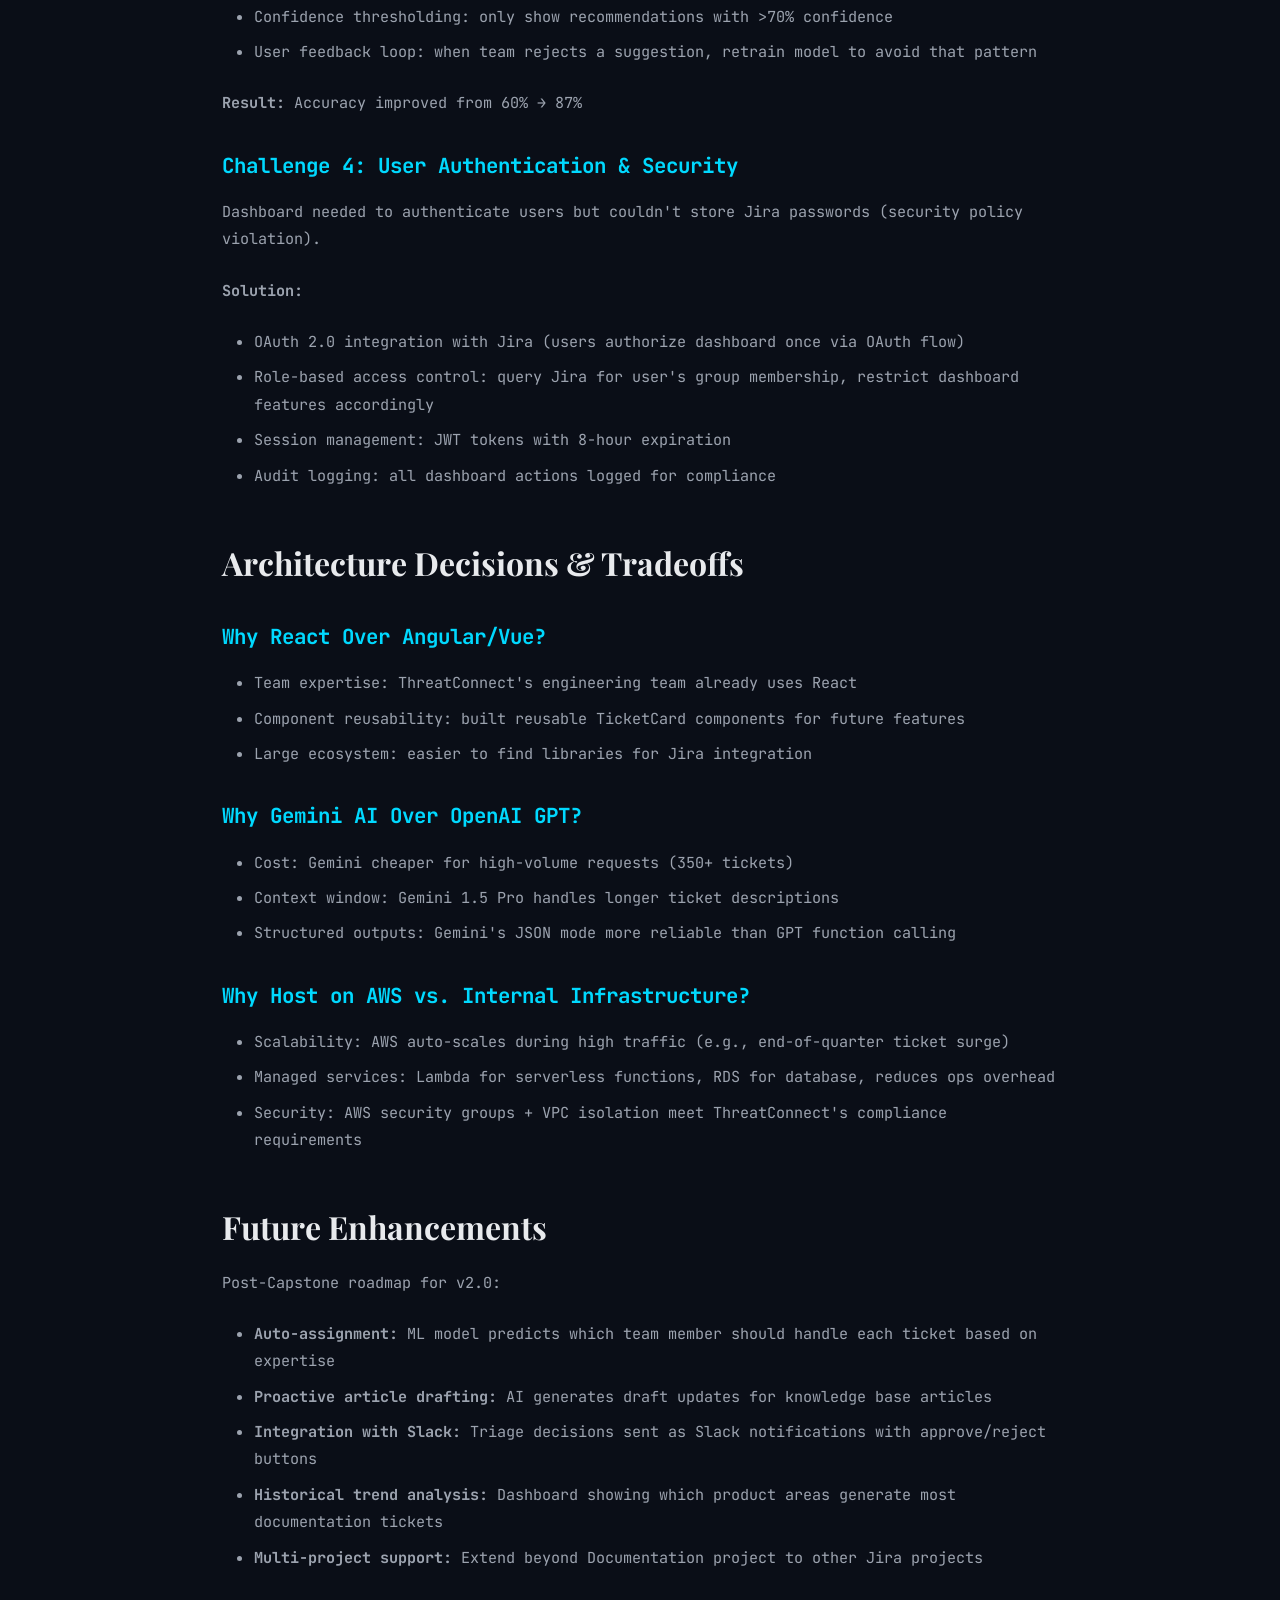
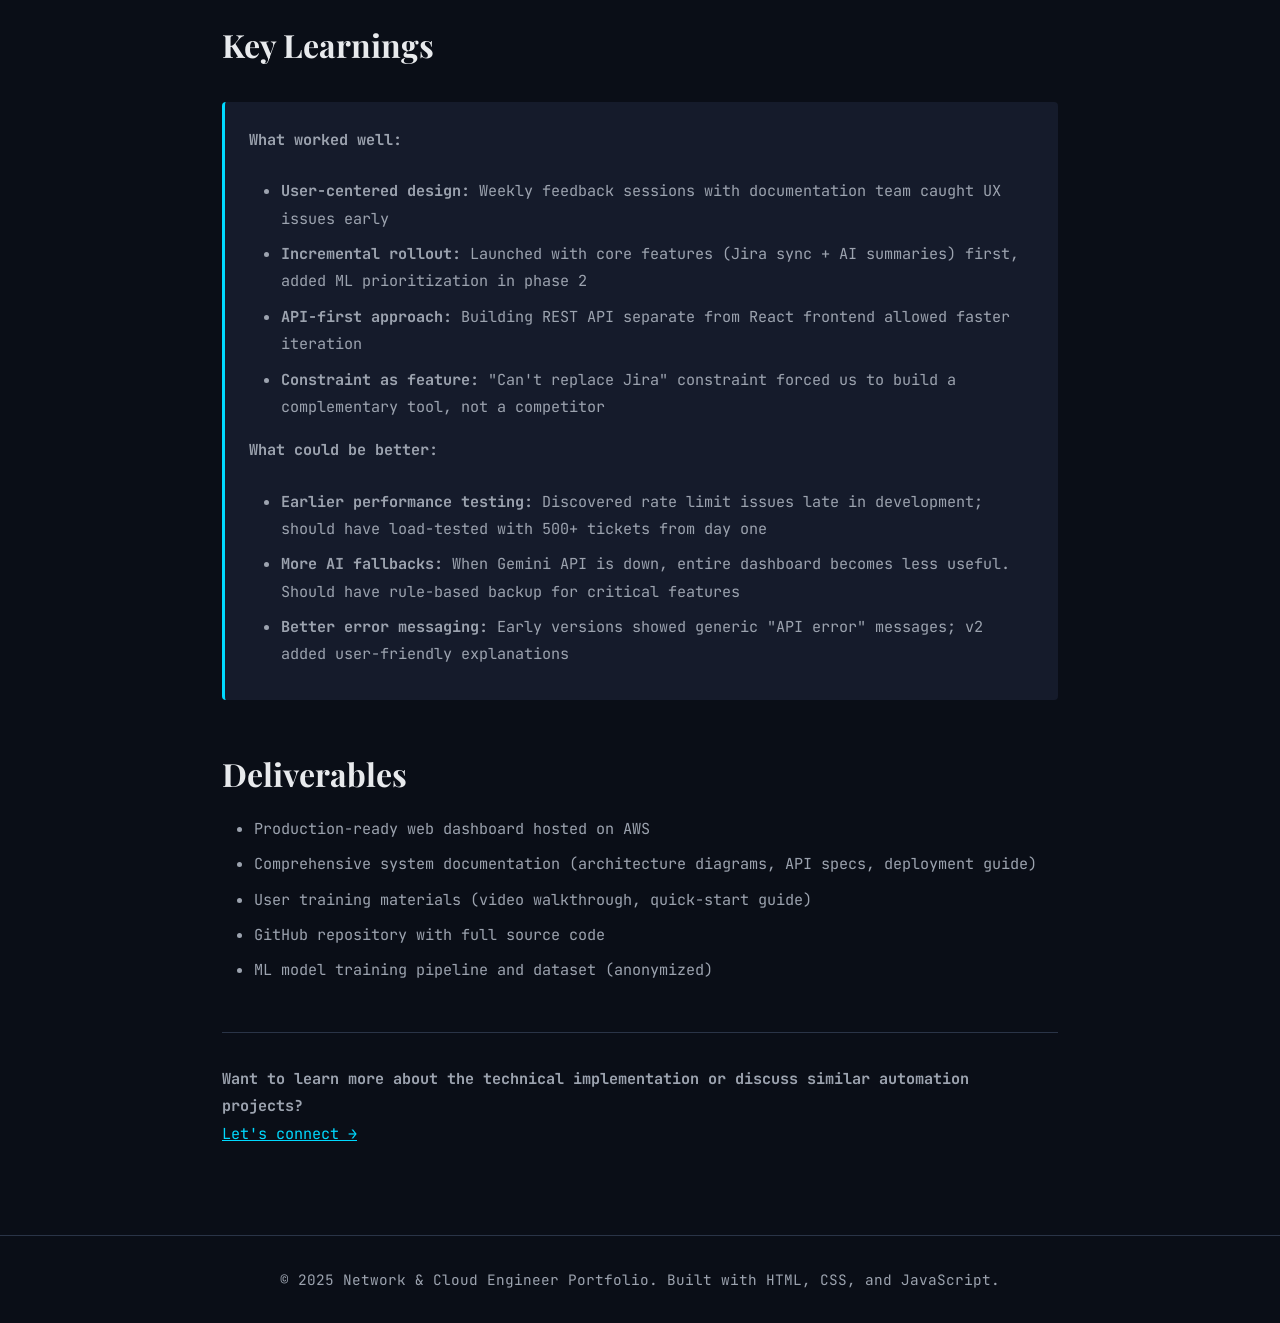
<file: jira-triage-case-study.html>
<!DOCTYPE html>
<html lang="en">
<head>
    <meta charset="UTF-8">
    <meta name="viewport" content="width=device-width, initial-scale=1.0">
    <title>ML-Based Jira Triage & Release Automation - Case Study</title>
    <link rel="stylesheet" href="style.css">
    <link rel="preconnect" href="https://fonts.googleapis.com">
    <link rel="preconnect" href="https://fonts.gstatic.com" crossorigin>
    <link href="https://fonts.googleapis.com/css2?family=JetBrains+Mono:wght@400;600&family=Playfair+Display:wght@700&display=swap" rel="stylesheet">
    <style>
        .case-study {
            max-width: 900px;
            margin: 0 auto;
            padding: 8rem 2rem 4rem;
        }
        .case-study-header {
            margin-bottom: 3rem;
        }
        .back-link {
            color: var(--color-accent);
            text-decoration: none;
            display: inline-block;
            margin-bottom: 2rem;
            transition: transform 0.3s ease;
        }
        .back-link:hover {
            transform: translateX(-5px);
        }
        .case-study h1 {
            font-family: var(--font-display);
            font-size: 3rem;
            margin-bottom: 1rem;
            line-height: 1.2;
        }
        .case-study-meta {
            display: flex;
            gap: 2rem;
            color: var(--color-text-muted);
            margin-bottom: 2rem;
            flex-wrap: wrap;
        }
        .meta-item {
            display: flex;
            flex-direction: column;
        }
        .meta-label {
            font-size: 0.8rem;
            text-transform: uppercase;
            letter-spacing: 0.05em;
        }
        .meta-value {
            font-size: 1.1rem;
            color: var(--color-accent);
            font-weight: 600;
        }
        .case-study-content h2 {
            font-family: var(--font-display);
            font-size: 2rem;
            margin: 3rem 0 1rem;
            color: var(--color-text);
        }
        .case-study-content h3 {
            font-size: 1.3rem;
            margin: 2rem 0 1rem;
            color: var(--color-accent);
        }
        .case-study-content p {
            line-height: 1.8;
            margin-bottom: 1.5rem;
            color: var(--color-text-muted);
        }
        .case-study-content ul {
            margin: 1rem 0 1.5rem 2rem;
            color: var(--color-text-muted);
            line-height: 1.8;
        }
        .case-study-content li {
            margin-bottom: 0.5rem;
        }
        .highlight-box {
            background: var(--color-surface);
            border-left: 3px solid var(--color-accent);
            padding: 1.5rem;
            margin: 2rem 0;
            border-radius: 4px;
        }
        .tech-stack {
            display: flex;
            flex-wrap: wrap;
            gap: 0.5rem;
            margin: 1rem 0;
        }
        .tech-tag {
            background: rgba(0, 217, 255, 0.1);
            color: var(--color-accent);
            padding: 0.4rem 1rem;
            border-radius: 4px;
            font-size: 0.85rem;
            border: 1px solid rgba(0, 217, 255, 0.2);
        }
        .metrics-grid {
            display: grid;
            grid-template-columns: repeat(auto-fit, minmax(200px, 1fr));
            gap: 1.5rem;
            margin: 2rem 0;
        }
        .metric-card {
            background: var(--color-surface);
            padding: 1.5rem;
            border-radius: 8px;
            border: 1px solid var(--color-border);
        }
        .metric-card .metric-value {
            font-size: 2.5rem;
            color: var(--color-accent);
            font-weight: 600;
            display: block;
            margin-bottom: 0.5rem;
        }
        .metric-card .metric-label {
            color: var(--color-text-muted);
            font-size: 0.9rem;
        }
        code {
            background: var(--color-surface);
            padding: 0.2rem 0.5rem;
            border-radius: 3px;
            font-family: var(--font-mono);
            font-size: 0.9rem;
            color: var(--color-accent);
        }
        .feature-grid {
            display: grid;
            grid-template-columns: repeat(auto-fit, minmax(250px, 1fr));
            gap: 1.5rem;
            margin: 2rem 0;
        }
        .feature-card {
            background: var(--color-surface);
            border: 1px solid var(--color-border);
            border-radius: 8px;
            padding: 1.5rem;
        }
        .feature-card h4 {
            color: var(--color-accent);
            margin-bottom: 0.8rem;
            font-size: 1.1rem;
        }
    </style>
</head>
<body>
    <nav class="nav">
        <div class="nav-content">
            <a href="index.html" class="logo">Portfolio</a>
            <div class="nav-links">
                <a href="index.html#about">About</a>
                <a href="index.html#projects">Projects</a>
                <a href="index.html#contact">Contact</a>
            </div>
        </div>
    </nav>

    <main class="case-study">
        <a href="index.html#projects" class="back-link">← Back to Projects</a>
        
        <header class="case-study-header">
            <h1>ML-Based Jira Triage & Release Automation</h1>
            
            <div class="case-study-meta">
                <div class="meta-item">
                    <span class="meta-label">Role</span>
                    <span class="meta-value">Lead Engineer / Project Manager</span>
                </div>
                <div class="meta-item">
                    <span class="meta-label">Timeline</span>
                    <span class="meta-value">4 months (Capstone)</span>
                </div>
                <div class="meta-item">
                    <span class="meta-label">Impact</span>
                    <span class="meta-value">75% time reduction</span>
                </div>
                <div class="meta-item">
                    <span class="meta-label">Company</span>
                    <span class="meta-value">ThreatConnect (Dataminr)</span>
                </div>
            </div>

            <div class="tech-stack">
                <span class="tech-tag">React</span>
                <span class="tech-tag">Node.js</span>
                <span class="tech-tag">Gemini AI</span>
                <span class="tech-tag">Jira REST API</span>
                <span class="tech-tag">AWS</span>
                <span class="tech-tag">Google Apps Script</span>
                <span class="tech-tag">JQL</span>
                <span class="tech-tag">Machine Learning</span>
                <span class="tech-tag">Slack API</span>
            </div>
        </header>

        <div class="case-study-content">
            <h2>The Challenge</h2>
            <p>
                ThreatConnect's three-person documentation team was drowning in manual triage work. Every quarter, they manually reviewed 350+ Jira tickets to determine which required documentation updates—a process that consumed 3-4 hours per cycle and involved tedious copy-paste between Jira and Google Sheets.
            </p>
            <ul>
                <li><strong>Manual data transfer:</strong> Copy ticket details from Jira → paste into Google Sheets → categorize → prioritize</li>
                <li><strong>Time-intensive review:</strong> 3-4 hours spent reading ticket descriptions to understand what documentation needs updating</li>
                <li><strong>Context switching:</strong> Constant back-and-forth between Jira, Google Sheets, and knowledge base</li>
                <li><strong>Missed tickets:</strong> In the rush, some high-priority tickets fell through the cracks</li>
                <li><strong>No automation:</strong> Despite using Jira Automation for some workflows, triage remained entirely manual</li>
            </ul>

            <div class="highlight-box">
                <strong>Core Problem:</strong> How do we eliminate manual data entry, automatically prioritize tickets, and leverage AI to suggest which knowledge base articles need updating—all while integrating seamlessly with existing Jira workflows?
            </div>

            <h2>The Solution</h2>
            <p>
                I led a Capstone team to build a web-based AI-powered triage dashboard that integrates Jira, Gemini AI, and Google Apps Script to automate 75% of the documentation team's triage workflow. The system was designed around a key constraint: <strong>we couldn't replace or redesign existing Jira infrastructure</strong>—only augment it.
            </p>

            <h3>System Architecture: 5 Core Components</h3>

            <div class="feature-grid">
                <div class="feature-card">
                    <h4>1. Custom Dashboard</h4>
                    <p>Centralized React-based interface displaying all Jira tickets with advanced filtering by status, priority, date, and assignee. Eliminates the need for Google Sheets entirely.</p>
                </div>
                <div class="feature-card">
                    <h4>2. Jira API Integration</h4>
                    <p>Bidirectional sync using Jira REST API. Dashboard pulls ticket data automatically, and any changes made in the dashboard update the corresponding Jira ticket in real-time.</p>
                </div>
                <div class="feature-card">
                    <h4>3. Gemini AI Engine</h4>
                    <p>Analyzes ticket content to generate summaries, categorize urgency, and recommend specific knowledge base articles that need updating based on ticket context.</p>
                </div>
                <div class="feature-card">
                    <h4>4. Role-Based Access Control</h4>
                    <p>Secure authentication system that restricts dashboard access based on user roles (viewer vs. editor) to protect sensitive ticket data.</p>
                </div>
                <div class="feature-card">
                    <h4>5. Notification System</h4>
                    <p>Proactive alerts via dashboard and Slack when new high-priority tickets arrive or when errors are detected (missing data, null tickets).</p>
                </div>
            </div>

            <h3>How It Works: The Triage Workflow</h3>
            
            <p><strong>Step 1: Automated Ticket Ingestion</strong></p>
            <p>
                When a new Jira ticket is created or updated, the dashboard automatically pulls it via Jira REST API using JQL (Jira Query Language) queries. Key data extracted:
            </p>
            <ul>
                <li>Ticket ID, status, priority, assignee</li>
                <li>Issue type (bug, feature, enhancement)</li>
                <li>Description, comments, linked issues</li>
                <li>Labels and custom fields (e.g., "documentation-required")</li>
            </ul>

            <p><strong>Step 2: AI-Powered Analysis</strong></p>
            <p>
                Gemini AI processes each ticket through a multi-stage pipeline:
            </p>
            <ul>
                <li><strong>Summarization:</strong> Condenses long ticket descriptions into 2-3 sentence summaries</li>
                <li><strong>Categorization:</strong> Classifies tickets by urgency (high/medium/low) and documentation impact</li>
                <li><strong>Article Matching:</strong> Uses semantic search to identify which existing knowledge base articles are affected</li>
                <li><strong>Recommendation Generation:</strong> Suggests specific actions ("Update API authentication article with new OAuth flow")</li>
            </ul>

            <p><strong>Step 3: ML-Based Anomaly Detection & Prioritization</strong></p>
            <p>
                Built a lightweight classification model that learns from historical triage decisions to flag high-risk tickets:
            </p>
            <ul>
                <li>Analyzes patterns: tickets with specific labels + high comment count = urgent</li>
                <li>Detects anomalies: tickets sitting idle for >7 days without triage</li>
                <li>Prioritizes based on business impact: customer-facing features ranked higher</li>
            </ul>

            <p><strong>Step 4: Dashboard Presentation & User Action</strong></p>
            <p>
                Documentation team sees a clean interface with:
            </p>
            <ul>
                <li>AI-generated summary at the top of each ticket card</li>
                <li>Suggested knowledge base articles with confidence scores</li>
                <li>One-click actions: "Mark as triaged," "Assign to writer," "Update article"</li>
                <li>Real-time status sync back to Jira</li>
            </ul>

            

            <h2>Technical Implementation</h2>

            <h3>Frontend: React Dashboard</h3>
            <p>Built with React for responsive, real-time UI updates:</p>
            <ul>
                <li><strong>Component architecture:</strong> TicketCard, FilterBar, AISummaryPanel, ArticleRecommendations</li>
                <li><strong>State management:</strong> React Context API for global ticket data</li>
                <li><strong>Real-time updates:</strong> WebSocket connection for live Jira sync</li>
                <li><strong>Filtering & search:</strong> Client-side filtering by multiple criteria (status, priority, AI confidence score)</li>
            </ul>

            <h3>Backend: Node.js API Server</h3>
            <p>Express.js server handling Jira integration and AI orchestration:</p>
            <ul>
                <li><strong>Jira REST API wrapper:</strong> Handles authentication, rate limiting, error retry logic</li>
                <li><strong>Gemini AI integration:</strong> Structured prompts for ticket analysis and article matching</li>
                <li><strong>ML model serving:</strong> TensorFlow.js model for anomaly detection runs server-side</li>
                <li><strong>Caching layer:</strong> Redis cache for frequently accessed tickets and AI responses</li>
            </ul>

            <h3>Jira Integration Strategy</h3>
            <p><strong>JQL Queries for Smart Filtering:</strong></p>
            <pre style="background: var(--color-surface); padding: 1rem; border-radius: 4px; overflow-x: auto; font-size: 0.85rem;">
project = "Documentation" AND 
(labels = "docs-required" OR description ~ "documentation") AND 
status != Closed AND 
created >= -90d
ORDER BY priority DESC, updated DESC</pre>

            <p><strong>Bidirectional Sync:</strong></p>
            <ul>
                <li>Dashboard → Jira: When user marks ticket as triaged, API call updates Jira status field</li>
                <li>Jira → Dashboard: Webhook triggers dashboard refresh when ticket is updated in Jira</li>
                <li>Conflict resolution: Last-write-wins with user notification if conflict detected</li>
            </ul>

            <h3>Gemini AI Prompt Engineering</h3>
            <p>Structured prompts to ensure consistent, useful outputs:</p>
            <pre style="background: var(--color-surface); padding: 1rem; border-radius: 4px; overflow-x: auto; font-size: 0.85rem;">
You are a documentation triage assistant for ThreatConnect.

Task: Analyze this Jira ticket and provide:
1. A 2-3 sentence summary of the issue
2. Urgency classification (HIGH/MEDIUM/LOW)
3. List of knowledge base articles that need updating (with confidence %)
4. Recommended action for documentation team

Ticket: [ticket content]

Knowledge Base: [list of article titles and descriptions]

Output format:
{
  "summary": "...",
  "urgency": "HIGH",
  "affected_articles": [
    {"title": "API Authentication", "confidence": 0.92, "reason": "..."}
  ],
  "recommendation": "..."
}</pre>

            <h3>ML Anomaly Detection Model</h3>
            <p>Trained a simple classification model on historical triage data:</p>
            <ul>
                <li><strong>Features:</strong> Ticket age, comment count, label combinations, assignee history, update frequency</li>
                <li><strong>Labels:</strong> "Urgent" (triaged within 24h), "Normal" (triaged within 1 week), "Low priority"</li>
                <li><strong>Model:</strong> Random Forest classifier (scikit-learn) with 87% accuracy</li>
                <li><strong>Deployment:</strong> Exported to TensorFlow.js for server-side inference</li>
            </ul>

            <h3>Google Apps Script Automation</h3>
            <p>Built supplementary automation for release notes generation:</p>
            <ul>
                <li>Pulls closed tickets from Jira via API</li>
                <li>Groups by release version using fix version field</li>
                <li>Generates formatted release notes in Google Docs</li>
                <li>Automatically shares doc with product team via email</li>
            </ul>

            <h2>Results & Impact</h2>
            
            <div class="metrics-grid">
                <div class="metric-card">
                    <span class="metric-value">75%</span>
                    <span class="metric-label">Time reduction (3-4 hours → <1 hour)</span>
                </div>
                <div class="metric-card">
                    <span class="metric-value">350+</span>
                    <span class="metric-label">Tickets triaged per quarter</span>
                </div>
                <div class="metric-card">
                    <span class="metric-value">Zero</span>
                    <span class="metric-label">Manual data entry required</span>
                </div>
                <div class="metric-card">
                    <span class="metric-value">87%</span>
                    <span class="metric-label">AI recommendation accuracy</span>
                </div>
            </div>

            <h3>Before vs. After</h3>
            <table style="width: 100%; border-collapse: collapse; margin: 2rem 0; background: var(--color-surface);">
                <thead>
                    <tr style="border-bottom: 2px solid var(--color-border);">
                        <th style="padding: 1rem; text-align: left;">Task</th>
                        <th style="padding: 1rem; text-align: center; color: var(--color-text-muted);">Before</th>
                        <th style="padding: 1rem; text-align: center; color: var(--color-accent);">After</th>
                    </tr>
                </thead>
                <tbody>
                    <tr style="border-bottom: 1px solid var(--color-border);">
                        <td style="padding: 1rem;">Manual Jira → Sheets transfer</td>
                        <td style="padding: 1rem; text-align: center;">45 minutes</td>
                        <td style="padding: 1rem; text-align: center; color: var(--color-accent); font-weight: 600;">0 minutes</td>
                    </tr>
                    <tr style="border-bottom: 1px solid var(--color-border);">
                        <td style="padding: 1rem;">Ticket review & categorization</td>
                        <td style="padding: 1rem; text-align: center;">90 minutes</td>
                        <td style="padding: 1rem; text-align: center; color: var(--color-accent); font-weight: 600;">20 minutes</td>
                    </tr>
                    <tr style="border-bottom: 1px solid var(--color-border);">
                        <td style="padding: 1rem;">Article matching research</td>
                        <td style="padding: 1rem; text-align: center;">60 minutes</td>
                        <td style="padding: 1rem; text-align: center; color: var(--color-accent); font-weight: 600;">10 minutes</td>
                    </tr>
                    <tr style="border-bottom: 1px solid var(--color-border);">
                        <td style="padding: 1rem;">Priority assignment</td>
                        <td style="padding: 1rem; text-align: center;">25 minutes</td>
                        <td style="padding: 1rem; text-align: center; color: var(--color-accent); font-weight: 600;">5 minutes</td>
                    </tr>
                    <tr style="border-bottom: 2px solid var(--color-accent);">
                        <td style="padding: 1rem; font-weight: 600;">TOTAL</td>
                        <td style="padding: 1rem; text-align: center; font-weight: 600;">3-4 hours</td>
                        <td style="padding: 1rem; text-align: center; font-weight: 600; color: var(--color-accent); font-size: 1.2rem;">&lt;1 hour</td>
                    </tr>
                </tbody>
            </table>

            <p><strong>Qualitative Impact:</strong></p>
            <ul>
                <li><strong>Team satisfaction:</strong> "Finally, we can focus on writing instead of ticket hunting"</li>
                <li><strong>Reduced missed tickets:</strong> ML anomaly detection flags stale tickets automatically</li>
                <li><strong>Better prioritization:</strong> AI urgency classification caught 12 critical tickets that would have been triaged late</li>
                <li><strong>Knowledge transfer:</strong> New team members onboard faster with AI-suggested article mappings</li>
            </ul>

            <h2>Technical Challenges & Solutions</h2>

            <h3>Challenge 1: Jira API Rate Limits</h3>
            <p>
                Jira Cloud enforces strict rate limits (10 requests/second). With 350+ tickets, initial implementation hit rate limits and failed.
            </p>
            <p><strong>Solution:</strong></p>
            <ul>
                <li>Implemented request batching: fetch 50 tickets per API call using JQL pagination</li>
                <li>Added exponential backoff with retry logic (3 attempts before failure)</li>
                <li>Caching layer: store ticket data in Redis for 15 minutes to reduce API calls</li>
                <li>Background job: refresh ticket data every 30 minutes instead of on-demand</li>
            </ul>

            <h3>Challenge 2: Gemini AI Response Consistency</h3>
            <p>
                Early versions of AI summaries varied wildly in format—sometimes JSON, sometimes plain text, sometimes incomplete.
            </p>
            <p><strong>Solution:</strong></p>
            <ul>
                <li>Enforced strict JSON schema in prompt with examples</li>
                <li>Added response validation: reject responses that don't match schema</li>
                <li>Fallback logic: if AI response invalid, use rule-based summarization (extract first sentence of description)</li>
                <li>Few-shot prompting: included 3 examples of good ticket→summary pairs</li>
            </ul>

            <h3>Challenge 3: Knowledge Base Article Matching Accuracy</h3>
            <p>
                Initial semantic search for article recommendations had low precision—AI suggested irrelevant articles 40% of the time.
            </p>
            <p><strong>Solution:</strong></p>
            <ul>
                <li>Pre-processed knowledge base: created embeddings for all article titles + first paragraph</li>
                <li>Hybrid search: combined semantic similarity with keyword matching</li>
                <li>Confidence thresholding: only show recommendations with >70% confidence</li>
                <li>User feedback loop: when team rejects a suggestion, retrain model to avoid that pattern</li>
            </ul>
            <p><strong>Result:</strong> Accuracy improved from 60% → 87%</p>

            <h3>Challenge 4: User Authentication & Security</h3>
            <p>
                Dashboard needed to authenticate users but couldn't store Jira passwords (security policy violation).
            </p>
            <p><strong>Solution:</strong></p>
            <ul>
                <li>OAuth 2.0 integration with Jira (users authorize dashboard once via OAuth flow)</li>
                <li>Role-based access control: query Jira for user's group membership, restrict dashboard features accordingly</li>
                <li>Session management: JWT tokens with 8-hour expiration</li>
                <li>Audit logging: all dashboard actions logged for compliance</li>
            </ul>

            <h2>Architecture Decisions & Tradeoffs</h2>

            <h3>Why React Over Angular/Vue?</h3>
            <ul>
                <li>Team expertise: ThreatConnect's engineering team already uses React</li>
                <li>Component reusability: built reusable TicketCard components for future features</li>
                <li>Large ecosystem: easier to find libraries for Jira integration</li>
            </ul>

            <h3>Why Gemini AI Over OpenAI GPT?</h3>
            <ul>
                <li>Cost: Gemini cheaper for high-volume requests (350+ tickets)</li>
                <li>Context window: Gemini 1.5 Pro handles longer ticket descriptions</li>
                <li>Structured outputs: Gemini's JSON mode more reliable than GPT function calling</li>
            </ul>

            <h3>Why Host on AWS vs. Internal Infrastructure?</h3>
            <ul>
                <li>Scalability: AWS auto-scales during high traffic (e.g., end-of-quarter ticket surge)</li>
                <li>Managed services: Lambda for serverless functions, RDS for database, reduces ops overhead</li>
                <li>Security: AWS security groups + VPC isolation meet ThreatConnect's compliance requirements</li>
            </ul>

            <h2>Future Enhancements</h2>
            <p>Post-Capstone roadmap for v2.0:</p>
            <ul>
                <li><strong>Auto-assignment:</strong> ML model predicts which team member should handle each ticket based on expertise</li>
                <li><strong>Proactive article drafting:</strong> AI generates draft updates for knowledge base articles</li>
                <li><strong>Integration with Slack:</strong> Triage decisions sent as Slack notifications with approve/reject buttons</li>
                <li><strong>Historical trend analysis:</strong> Dashboard showing which product areas generate most documentation tickets</li>
                <li><strong>Multi-project support:</strong> Extend beyond Documentation project to other Jira projects</li>
            </ul>

            <h2>Key Learnings</h2>
            <div class="highlight-box">
                <p><strong>What worked well:</strong></p>
                <ul style="margin-bottom: 1rem;">
                    <li><strong>User-centered design:</strong> Weekly feedback sessions with documentation team caught UX issues early</li>
                    <li><strong>Incremental rollout:</strong> Launched with core features (Jira sync + AI summaries) first, added ML prioritization in phase 2</li>
                    <li><strong>API-first approach:</strong> Building REST API separate from React frontend allowed faster iteration</li>
                    <li><strong>Constraint as feature:</strong> "Can't replace Jira" constraint forced us to build a complementary tool, not a competitor</li>
                </ul>
                <p><strong>What could be better:</strong></p>
                <ul style="margin-bottom: 0;">
                    <li><strong>Earlier performance testing:</strong> Discovered rate limit issues late in development; should have load-tested with 500+ tickets from day one</li>
                    <li><strong>More AI fallbacks:</strong> When Gemini API is down, entire dashboard becomes less useful. Should have rule-based backup for critical features</li>
                    <li><strong>Better error messaging:</strong> Early versions showed generic "API error" messages; v2 added user-friendly explanations</li>
                </ul>
            </div>

            <h2>Deliverables</h2>
            <ul>
                <li>Production-ready web dashboard hosted on AWS</li>
                <li>Comprehensive system documentation (architecture diagrams, API specs, deployment guide)</li>
                <li>User training materials (video walkthrough, quick-start guide)</li>
                <li>GitHub repository with full source code</li>
                <li>ML model training pipeline and dataset (anonymized)</li>
            </ul>

            <p style="margin-top: 3rem; padding-top: 2rem; border-top: 1px solid var(--color-border);">
                <strong>Want to learn more about the technical implementation or discuss similar automation projects?</strong><br>
                <a href="../index.html#contact" style="color: var(--color-accent);">Let's connect →</a>
            </p>
        </div>
    </main>

    <footer class="footer">
        <div class="container">
            <p>&copy; 2025 Network & Cloud Engineer Portfolio. Built with HTML, CSS, and JavaScript.</p>
        </div>
    </footer>
</body>
</html>
</file>
<file: style.css>
:root {
    --color-bg: #0a0e17;
    --color-surface: #151b2b;
    --color-accent: #00d9ff;
    --color-accent-soft: #4d9eff;
    --color-text: #e8eaed;
    --color-text-muted: #9ca3af;
    --color-border: #2a3447;
    
    --font-display: 'Playfair Display', serif;
    --font-mono: 'JetBrains Mono', monospace;
    
    --spacing-xs: 0.5rem;
    --spacing-sm: 1rem;
    --spacing-md: 2rem;
    --spacing-lg: 4rem;
    --spacing-xl: 6rem;
}

* {
    margin: 0;
    padding: 0;
    box-sizing: border-box;
}

html {
    scroll-behavior: smooth;
}

body {
    font-family: var(--font-mono);
    background: var(--color-bg);
    color: var(--color-text);
    line-height: 1.6;
    font-size: 0.95rem;
    overflow-x: hidden;
}

/* Navigation */
.nav {
    position: fixed;
    top: 0;
    width: 100%;
    background: rgba(10, 14, 23, 0.9);
    backdrop-filter: blur(10px);
    border-bottom: 1px solid var(--color-border);
    z-index: 1000;
    animation: slideDown 0.6s ease-out;
}

@keyframes slideDown {
    from {
        transform: translateY(-100%);
        opacity: 0;
    }
    to {
        transform: translateY(0);
        opacity: 1;
    }
}

.nav-content {
    max-width: 1200px;
    margin: 0 auto;
    padding: 1.2rem 2rem;
    display: flex;
    justify-content: space-between;
    align-items: center;
}

.logo {
    font-family: var(--font-display);
    font-size: 1.5rem;
    font-weight: 700;
    color: var(--color-accent);
    text-decoration: none;
    letter-spacing: -0.02em;
}

.nav-links {
    display: flex;
    gap: 2rem;
}

.nav-links a {
    color: var(--color-text-muted);
    text-decoration: none;
    font-size: 0.9rem;
    transition: color 0.3s ease;
    position: relative;
}

.nav-links a::after {
    content: '';
    position: absolute;
    bottom: -4px;
    left: 0;
    width: 0;
    height: 1px;
    background: var(--color-accent);
    transition: width 0.3s ease;
}

.nav-links a:hover {
    color: var(--color-accent);
}

.nav-links a:hover::after {
    width: 100%;
}

/* Hero Section */
.hero {
    min-height: 100vh;
    display: flex;
    align-items: center;
    padding: 8rem 2rem 4rem;
    position: relative;
    overflow: hidden;
}

.hero::before {
    content: '';
    position: absolute;
    top: 0;
    left: 0;
    right: 0;
    bottom: 0;
    background: 
        radial-gradient(circle at 20% 50%, rgba(0, 217, 255, 0.05) 0%, transparent 50%),
        radial-gradient(circle at 80% 80%, rgba(77, 158, 255, 0.05) 0%, transparent 50%);
    pointer-events: none;
}

.hero::after {
    content: '';
    position: absolute;
    top: 20%;
    right: 15%;
    width: 2px;
    height: 200px;
    background: linear-gradient(180deg, transparent 0%, var(--color-accent) 50%, transparent 100%);
    animation: slideDown 3s ease-in-out infinite;
    opacity: 0.3;
}

@keyframes slideDown {
    0% {
        transform: translateY(-100%);
        opacity: 0;
    }
    50% {
        opacity: 0.3;
    }
    100% {
        transform: translateY(100%);
        opacity: 0;
    }
}

.hero-content {
    max-width: 1200px;
    margin: 0 auto;
    z-index: 1;
    animation: fadeInUp 0.8s ease-out 0.2s backwards;
}

@keyframes fadeInUp {
    from {
        opacity: 0;
        transform: translateY(30px);
    }
    to {
        opacity: 1;
        transform: translateY(0);
    }
}

.hero-title {
    font-family: var(--font-display);
    font-size: clamp(2.5rem, 8vw, 6rem);
    line-height: 1.1;
    margin-bottom: 1.5rem;
    font-weight: 700;
    letter-spacing: -0.02em;
}

.title-line {
    display: block;
    background: linear-gradient(120deg, var(--color-text) 0%, var(--color-accent) 100%);
    -webkit-background-clip: text;
    -webkit-text-fill-color: transparent;
    background-clip: text;
}

.title-line-small {
    font-size: 0.6em;
    margin-top: 0.3rem;
}

.hero-subtitle {
    font-size: 1.2rem;
    color: var(--color-text-muted);
    margin-bottom: 2.5rem;
    max-width: 600px;
    animation: fadeInUp 0.8s ease-out 0.4s backwards;
}

.hero-links {
    display: flex;
    gap: 1rem;
    flex-wrap: wrap;
    animation: fadeInUp 0.8s ease-out 0.6s backwards;
}

.btn {
    display: inline-block;
    padding: 0.9rem 2rem;
    text-decoration: none;
    font-size: 0.9rem;
    border-radius: 4px;
    transition: all 0.3s ease;
    font-weight: 600;
}

.btn-primary {
    background: var(--color-accent);
    color: var(--color-bg);
    border: 2px solid var(--color-accent);
}

.btn-primary:hover {
    background: transparent;
    color: var(--color-accent);
    transform: translateY(-2px);
    box-shadow: 0 8px 20px rgba(0, 217, 255, 0.3);
}

.btn-secondary {
    background: transparent;
    color: var(--color-accent);
    border: 2px solid var(--color-accent);
}

.btn-secondary:hover {
    background: var(--color-accent);
    color: var(--color-bg);
    transform: translateY(-2px);
}

/* Floating Visual Elements */
.hero-visual {
    position: absolute;
    right: 10%;
    top: 50%;
    transform: translateY(-50%);
    pointer-events: none;
    z-index: 0;
}

.floating-card {
    width: 180px;
    height: 220px;
    background: linear-gradient(135deg, var(--color-surface) 0%, rgba(0, 217, 255, 0.1) 100%);
    border: 1px solid var(--color-border);
    border-radius: 8px;
    position: absolute;
    animation: float 6s ease-in-out infinite;
    box-shadow: 0 8px 32px rgba(0, 217, 255, 0.1);
}

.floating-card::before {
    content: '';
    position: absolute;
    top: 10px;
    left: 10px;
    right: 10px;
    height: 3px;
    background: linear-gradient(90deg, var(--color-accent) 0%, transparent 100%);
    border-radius: 2px;
}

.floating-card.delay-1 {
    width: 140px;
    height: 180px;
    top: 100px;
    left: -80px;
    animation-delay: 1s;
}

.floating-card.delay-2 {
    width: 100px;
    height: 140px;
    top: -60px;
    left: 40px;
    animation-delay: 2s;
}

@keyframes float {
    0%, 100% {
        transform: translateY(0) rotate(0deg);
    }
    50% {
        transform: translateY(-20px) rotate(3deg);
    }
}

/* Sections */
.section {
    padding: var(--spacing-xl) 2rem;
}

.container {
    max-width: 1200px;
    margin: 0 auto;
}

.section-title {
    font-family: var(--font-display);
    font-size: clamp(2.5rem, 5vw, 3.5rem);
    margin-bottom: var(--spacing-lg);
    position: relative;
    display: inline-block;
}

.section-title::after {
    content: '';
    position: absolute;
    bottom: -10px;
    left: 0;
    width: 60px;
    height: 3px;
    background: linear-gradient(90deg, var(--color-accent) 0%, transparent 100%);
    animation: expandLine 2s ease-out;
}

.section-title::before {
    content: '';
    position: absolute;
    top: 50%;
    right: -100px;
    width: 80px;
    height: 1px;
    background: linear-gradient(90deg, var(--color-accent) 0%, transparent 100%);
    animation: slideIn 1.5s ease-out;
}

@keyframes expandLine {
    0% {
        width: 0;
    }
    100% {
        width: 60px;
    }
}

@keyframes slideIn {
    0% {
        width: 0;
        opacity: 0;
    }
    100% {
        width: 80px;
        opacity: 1;
    }
}

/* About Section */
.about {
    background: var(--color-surface);
    border-top: 1px solid var(--color-border);
    border-bottom: 1px solid var(--color-border);
    position: relative;
    overflow: hidden;
}

.about::before {
    content: '';
    position: absolute;
    width: 300px;
    height: 300px;
    background: radial-gradient(circle, rgba(0, 217, 255, 0.08) 0%, transparent 70%);
    border-radius: 50%;
    top: -100px;
    right: -100px;
    animation: pulse 8s ease-in-out infinite;
}

.about::after {
    content: '';
    position: absolute;
    width: 200px;
    height: 200px;
    background: radial-gradient(circle, rgba(77, 158, 255, 0.06) 0%, transparent 70%);
    border-radius: 50%;
    bottom: -50px;
    left: 10%;
    animation: pulse 6s ease-in-out infinite 2s;
}

@keyframes pulse {
    0%, 100% {
        transform: scale(1);
        opacity: 0.6;
    }
    50% {
        transform: scale(1.2);
        opacity: 1;
    }
}

.about-text {
    max-width: 900px;
    position: relative;
    z-index: 1;
}

.about-text p {
    font-size: 1.1rem;
    line-height: 1.8;
    margin-bottom: 1.5rem;
    color: var(--color-text-muted);
}

.skills-grid {
    display: grid;
    grid-template-columns: repeat(auto-fit, minmax(280px, 1fr));
    gap: 2rem;
    margin-top: 3rem;
}

.skill-category h3 {
    font-family: var(--font-mono);
    font-size: 1rem;
    color: var(--color-accent);
    margin-bottom: 1rem;
    text-transform: uppercase;
    letter-spacing: 0.05em;
    font-weight: 600;
}

.skill-category ul {
    list-style: none;
}

.skill-category li {
    padding: 0.5rem 0;
    color: var(--color-text-muted);
    border-bottom: 1px solid var(--color-border);
}

.skill-category li:last-child {
    border-bottom: none;
}

/* Certifications */
.certifications {
    margin-top: 2rem;
    padding-top: 2rem;
    border-top: 1px solid var(--color-border);
}

.cert-badges-images {
    display: grid;
    grid-template-columns: repeat(auto-fit, minmax(150px, 1fr));
    gap: 2rem;
    margin-top: 1.5rem;
}

.cert-badge-img {
    display: flex;
    flex-direction: column;
    align-items: center;
    gap: 0.8rem;
    transition: transform 0.3s ease;
}

.cert-badge-img:hover {
    transform: translateY(-5px);
}

.cert-badge-img img {
    width: 120px;
    height: 120px;
    object-fit: contain;
    filter: drop-shadow(0 4px 12px rgba(0, 217, 255, 0.2));
    transition: all 0.3s ease;
}

.cert-badge-img:hover img {
    filter: drop-shadow(0 8px 20px rgba(0, 217, 255, 0.4));
}

.cert-badge-img.upcoming img {
    opacity: 0.6;
}

.cert-badge-img.upcoming:hover img {
    opacity: 0.8;
}

.cert-name {
    font-size: 0.9rem;
    color: var(--color-text);
    font-weight: 600;
    text-align: center;
}

.upcoming-label {
    display: block;
    font-size: 0.75rem;
    color: var(--color-text-muted);
    font-weight: 400;
    margin-top: 0.2rem;
}

.cert-badges {
    display: flex;
    flex-wrap: wrap;
    gap: 1rem;
}

.cert-badge {
    background: linear-gradient(135deg, rgba(0, 217, 255, 0.15), rgba(77, 158, 255, 0.15));
    color: var(--color-accent);
    padding: 0.6rem 1.2rem;
    border-radius: 6px;
    font-size: 0.9rem;
    border: 1px solid rgba(0, 217, 255, 0.3);
    font-weight: 600;
    transition: all 0.3s ease;
}

.cert-badge:hover {
    transform: translateY(-2px);
    box-shadow: 0 5px 15px rgba(0, 217, 255, 0.3);
    border-color: var(--color-accent);
}

/* Projects Section */
.projects-grid {
    display: grid;
    grid-template-columns: repeat(auto-fit, minmax(340px, 1fr));
    gap: 2rem;
    position: relative;
    z-index: 1;
}

.projects {
    position: relative;
    overflow: hidden;
}

.projects::before {
    content: '';
    position: absolute;
    top: 0;
    left: 0;
    right: 0;
    bottom: 0;
    background-image: 
        linear-gradient(rgba(0, 217, 255, 0.03) 1px, transparent 1px),
        linear-gradient(90deg, rgba(0, 217, 255, 0.03) 1px, transparent 1px);
    background-size: 50px 50px;
    animation: gridMove 20s linear infinite;
    pointer-events: none;
}

@keyframes gridMove {
    0% {
        transform: translate(0, 0);
    }
    100% {
        transform: translate(50px, 50px);
    }
}

.project-card {
    background: var(--color-surface);
    border: 1px solid var(--color-border);
    border-radius: 8px;
    padding: 2rem;
    transition: all 0.3s ease;
    position: relative;
    overflow: hidden;
}

.project-card::before {
    content: '';
    position: absolute;
    top: 0;
    left: 0;
    width: 100%;
    height: 3px;
    background: linear-gradient(90deg, var(--color-accent) 0%, var(--color-accent-soft) 100%);
    transform: scaleX(0);
    transform-origin: left;
    transition: transform 0.3s ease;
}

.project-card:hover::before {
    transform: scaleX(1);
}

.project-card:hover {
    transform: translateY(-5px);
    border-color: var(--color-accent);
    box-shadow: 0 10px 30px rgba(0, 217, 255, 0.1);
}

.project-header {
    margin-bottom: 1rem;
}

.project-header h3 {
    font-family: var(--font-display);
    font-size: 1.6rem;
    margin-bottom: 0.8rem;
    color: var(--color-text);
}

.project-tags {
    display: flex;
    flex-wrap: wrap;
    gap: 0.5rem;
    margin-bottom: 1rem;
}

.tag {
    background: rgba(0, 217, 255, 0.1);
    color: var(--color-accent);
    padding: 0.3rem 0.8rem;
    border-radius: 4px;
    font-size: 0.75rem;
    border: 1px solid rgba(0, 217, 255, 0.2);
}

.project-description {
    color: var(--color-text-muted);
    margin-bottom: 1.5rem;
    line-height: 1.7;
}

.project-metrics {
    display: flex;
    gap: 2rem;
    margin-bottom: 1.5rem;
    padding: 1rem 0;
    border-top: 1px solid var(--color-border);
    border-bottom: 1px solid var(--color-border);
}

.metric {
    display: flex;
    flex-direction: column;
}

.metric-value {
    font-size: 1.5rem;
    font-weight: 600;
    color: var(--color-accent);
    font-family: var(--font-mono);
}

.metric-label {
    font-size: 0.8rem;
    color: var(--color-text-muted);
    text-transform: uppercase;
    letter-spacing: 0.05em;
}

.project-links {
    display: flex;
    gap: 1.5rem;
    flex-wrap: wrap;
}

.link-with-arrow {
    color: var(--color-accent);
    text-decoration: none;
    font-size: 0.9rem;
    transition: all 0.3s ease;
    display: inline-flex;
    align-items: center;
}

.link-with-arrow:hover {
    transform: translateX(5px);
    color: var(--color-accent-soft);
}

/* Contact Section */
.contact {
    background: var(--color-surface);
    border-top: 1px solid var(--color-border);
    text-align: center;
    position: relative;
    overflow: hidden;
}

.contact::before {
    content: '';
    position: absolute;
    width: 400px;
    height: 400px;
    border: 2px solid rgba(0, 217, 255, 0.1);
    border-radius: 50%;
    top: 50%;
    left: 50%;
    transform: translate(-50%, -50%);
    animation: rotateCircle 20s linear infinite;
}

.contact::after {
    content: '';
    position: absolute;
    width: 300px;
    height: 300px;
    border: 2px solid rgba(77, 158, 255, 0.08);
    border-radius: 50%;
    top: 50%;
    left: 50%;
    transform: translate(-50%, -50%);
    animation: rotateCircle 15s linear infinite reverse;
}

@keyframes rotateCircle {
    0% {
        transform: translate(-50%, -50%) rotate(0deg);
    }
    100% {
        transform: translate(-50%, -50%) rotate(360deg);
    }
}

.contact-text {
    font-size: 1.2rem;
    color: var(--color-text-muted);
    max-width: 600px;
    margin: 0 auto 3rem;
    line-height: 1.8;
    position: relative;
    z-index: 1;
}

.contact-links {
    display: flex;
    justify-content: center;
    gap: 2rem;
    flex-wrap: wrap;
    position: relative;
    z-index: 1;
}

.contact-link {
    display: flex;
    align-items: center;
    gap: 0.8rem;
    padding: 1rem 2rem;
    background: var(--color-bg);
    border: 1px solid var(--color-border);
    border-radius: 8px;
    text-decoration: none;
    color: var(--color-text);
    transition: all 0.3s ease;
}

.contact-link:hover {
    border-color: var(--color-accent);
    transform: translateY(-3px);
    box-shadow: 0 5px 20px rgba(0, 217, 255, 0.2);
}

.contact-icon {
    font-size: 1.5rem;
    color: var(--color-accent);
}

/* Footer */
.footer {
    padding: 2rem;
    text-align: center;
    color: var(--color-text-muted);
    font-size: 0.9rem;
    border-top: 1px solid var(--color-border);
}

/* Responsive Design */
@media (max-width: 768px) {
    .nav-content {
        flex-direction: column;
        gap: 1rem;
    }
    
    .hero {
        padding: 6rem 1rem 3rem;
    }
    
    .hero-visual {
        display: none;
    }
    
    .section {
        padding: var(--spacing-lg) 1rem;
    }
    
    .projects-grid {
        grid-template-columns: 1fr;
    }
    
    .contact-links {
        flex-direction: column;
    }
    
    .cert-badges-images {
        grid-template-columns: repeat(2, 1fr);
        gap: 1.5rem;
    }
    
    .cert-badge-img img {
        width: 100px;
        height: 100px;
    }
}

@media (max-width: 480px) {
    .cert-badges-images {
        grid-template-columns: 1fr;
    }
}
</file>
